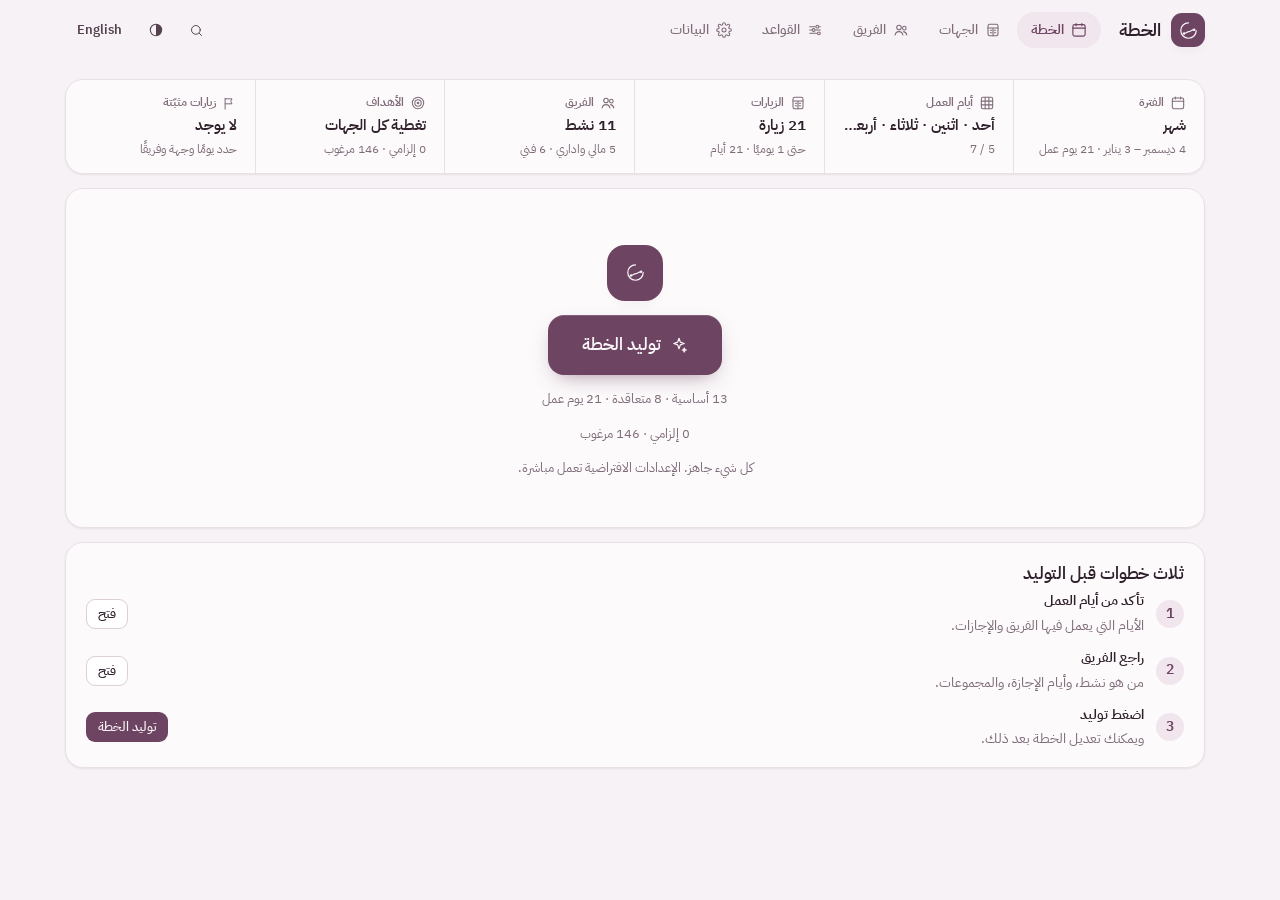
<file: index.html>
<!doctype html>
<html lang="ar" dir="rtl">
<head>
<meta charset="utf-8">
<meta http-equiv="Content-Security-Policy" content="default-src 'self'; script-src 'self'; style-src 'self'; img-src 'self' data: blob:; font-src 'self'; connect-src 'self'; worker-src 'self'; manifest-src 'self'; object-src 'none'; base-uri 'none'; form-action 'none'">
<meta name="viewport" content="width=device-width, initial-scale=1, viewport-fit=cover">
<title>الخطة</title>
<script src="js/boot.js?v=5.3.1"></script>
<link rel="manifest" href="manifest.webmanifest?v=5.3.1">
<meta name="theme-color" content="#6D4461">
<link rel="apple-touch-icon" href="icons/icon-192.png">
<link rel="icon" type="image/svg+xml" href="data:image/svg+xml,%3Csvg%20xmlns='http://www.w3.org/2000/svg'%20viewBox='0%200%2032%2032'%3E%3Crect%20width='32'%20height='32'%20rx='10.4'%20fill='%236D4461'/%3E%3Cg%20transform='translate(7.06%207.06)%20scale(.5588)'%20fill='none'%20stroke='%23FBF6F9'%20stroke-width='2'%20stroke-linecap='round'%3E%3Cpath%20d='M16%203a13%2013%200%201%200%2013%2013'/%3E%3Cpath%20d='M8.5%2021c3.4%200%205-3.2%208.5-3.2S22%2014.6%2025.5%2014.6'/%3E%3Ccircle%20cx='8.5'%20cy='21'%20r='2.1'%20fill='%23FBF6F9'%20stroke='none'/%3E%3Ccircle%20cx='25.5'%20cy='14.6'%20r='2.1'%20fill='%23FBF6F9'%20stroke='none'/%3E%3C/g%3E%3C/svg%3E">
<link rel="stylesheet" href="css/app.css?v=5.3.1">
</head>
<body>
<header class="topbar" id="topbar"></header>
<main class="page stack" id="page"></main>
<div id="printSurface"></div>
<script src="js/core.js?v=5.3.1"></script>
<script src="js/seed.js?v=5.3.1"></script>
<script src="js/store.js?v=5.3.1"></script>
<script src="js/i18n.js?v=5.3.1"></script>
<script src="js/rules-model.js?v=5.3.1"></script>
<script src="js/settings-index.js?v=5.3.1"></script>
<script src="js/people-rules.js?v=5.3.1"></script>
<script src="js/engine.js?v=5.3.1"></script>
<script src="js/goals.js?v=5.3.1"></script>
<script src="js/requests.js?v=5.3.1"></script>
<script src="js/constraints.js?v=5.3.1"></script>
<script src="js/score.js?v=5.3.1"></script>
<script src="js/flow.js?v=5.3.1"></script>
<script src="js/assign.js?v=5.3.1"></script>
<script src="js/layout.js?v=5.3.1"></script>
<script src="js/solver.js?v=5.3.1"></script>
<script src="js/lns.js?v=5.3.1"></script>
<script src="js/explain.js?v=5.3.1"></script><script src="js/scope.js?v=5.3.1"></script>
<script src="js/planner.js?v=5.3.1"></script>
<script src="js/genrun.js?v=5.3.1"></script>
<script src="js/ui.js?v=5.3.1"></script>
<script src="js/diag.js?v=5.3.1"></script>
<script src="js/io.js?v=5.3.1"></script>
<script src="js/importer.js?v=5.3.1"></script>
<script src="js/import-kinds.js?v=5.3.1"></script>
<script src="js/views/plan.js?v=5.3.1"></script>
<script src="js/views/facilities.js?v=5.3.1"></script>
<script src="js/views/team.js?v=5.3.1"></script>
<script src="js/views/team-table.js?v=5.3.1"></script>
<script src="js/views/goals.js?v=5.3.1"></script>
<script src="js/views/goals-manager.js?v=5.3.1"></script>
<script src="js/views/rules.js?v=5.3.1"></script>
<script src="js/views/data.js?v=5.3.1"></script>
<script src="js/palette.js?v=5.3.1"></script>
<script src="js/app.js?v=5.3.1"></script>
</body>
</html>
</file>
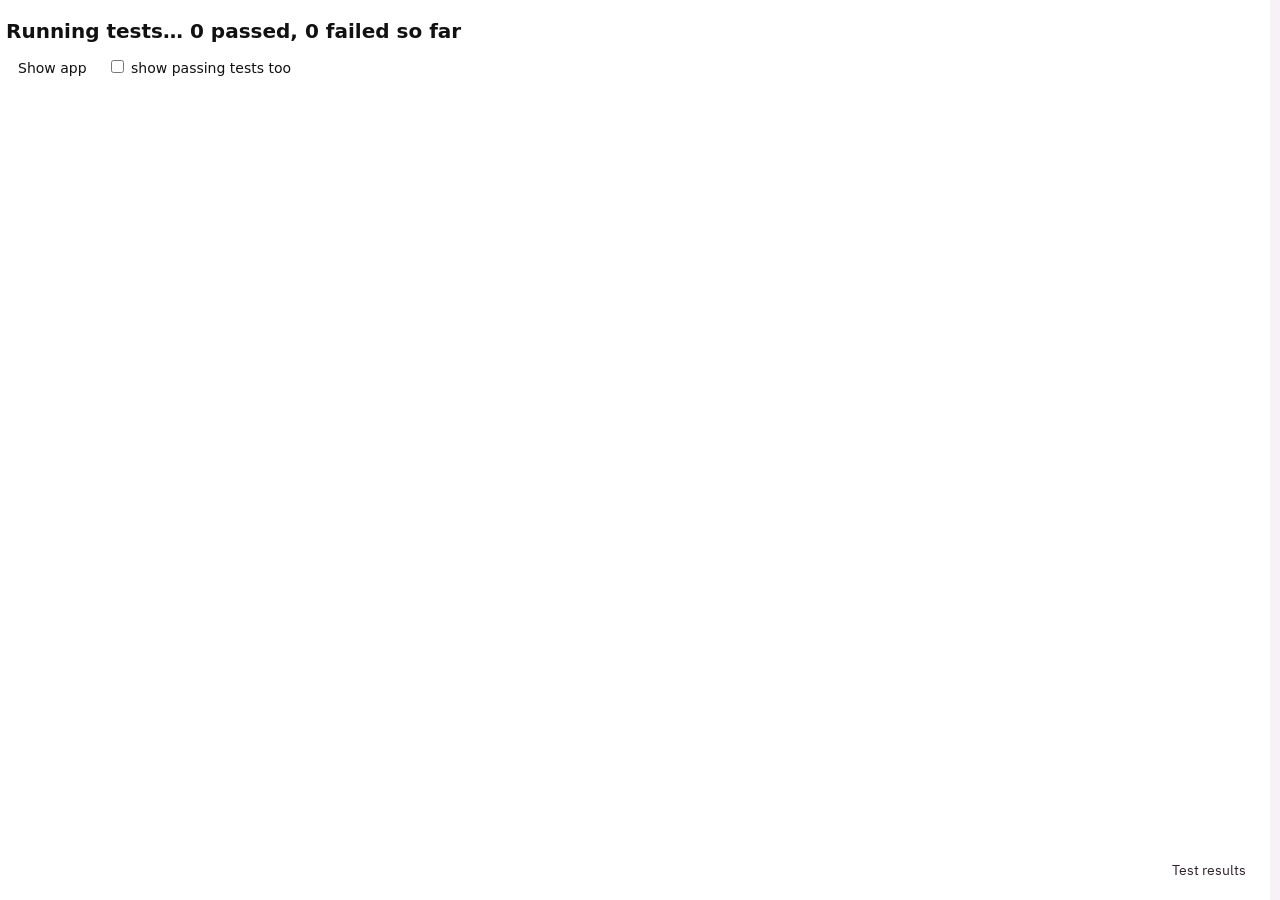
<file: bench.html>
<!doctype html><html lang="ar" dir="rtl"><head><meta charset="utf-8"><meta name="viewport" content="width=device-width, initial-scale=1"><link rel="stylesheet" href="css/app.css"></head><body>
<header class="topbar" id="topbar"></header><main class="page stack" id="page"></main><div id="printSurface"></div>


<script src="js/tests/panel.js"></script><script src="js/tests/env.js"></script><script src="js/tests/env-manifest.js"></script><script src="js/tests/kit.js"></script><script src="js/core.js"></script><script src="js/seed.js"></script><script src="js/store.js"></script><script src="js/i18n.js"></script><script src="js/rules-model.js"></script><script src="js/settings-index.js"></script><script src="js/people-rules.js"></script><script src="js/engine.js"></script><script src="js/goals.js"></script><script src="js/requests.js"></script><script src="js/constraints.js"></script><script src="js/score.js"></script><script src="js/flow.js"></script><script src="js/assign.js"></script><script src="js/layout.js"></script><script src="js/solver.js"></script><script src="js/lns.js"></script><script src="js/explain.js"></script><script src="js/scope.js"></script><script src="js/planner.js"></script><script src="js/genrun.js"></script><script src="js/ui.js"></script><script src="js/io.js"></script><script src="js/importer.js"></script><script src="js/import-kinds.js"></script><script src="js/views/plan.js"></script><script src="js/palette.js"></script><script src="js/views/facilities.js"></script><script src="js/views/team.js"></script><script src="js/views/team-table.js"></script><script src="js/views/goals.js"></script><script src="js/views/goals-manager.js"></script><script src="js/views/rules.js"></script><script src="js/views/data.js"></script><script src="js/app.js"></script>
<script>
window.benchRun = function(){
  const out = [];
  const seed = JSON.stringify(App.data);
  const spans = [['week', 6], ['month', 27], ['quarter', 94]];
  for(const [name, add] of spans){
    App.data = normalizeData(JSON.parse(seed));
    const start = '2026-10-04';
    const end = isoOf(ordOf(start)+add);
    S().period = Object.assign({}, S().period, {goal:'range', preset:'custom', start, end});
    const t0 = performance.now();
    const r = generatePlan({seed:20260101});
    const ms = Math.round(performance.now()-t0);
    const g = r.plan && r.plan.gen && r.plan.gen.search || r.search || {};
    let key = '';
    if(r.plan){ const c = JSON.parse(JSON.stringify(r.plan)); const strip = o=>{ if(Array.isArray(o)) return o.forEach(strip); if(o && typeof o==='object'){ for(const k of Object.keys(o)){ if(['ms','lnsMs','createdAt','generatedAt','at','id','vid'].includes(k)) delete o[k]; else strip(o[k]); } } }; strip(c); key = JSON.stringify(c); }
    let h = 0; for(let i=0; i<key.length; i++) h = (Math.imul(h, 31)+key.charCodeAt(i))|0;
    out.push({name, ms, hash:h, visits:r.plan ? r.plan.visits.length : 0, status:r.status, hard:g.score ? g.score.hard : null, soft:g.score ? g.score.soft : null, iters:g.iters==null ? null : g.iters, polishIters:g.polish ? g.polish.iters : null});
  }
  return out;
};
</script>
</body></html>
</file>
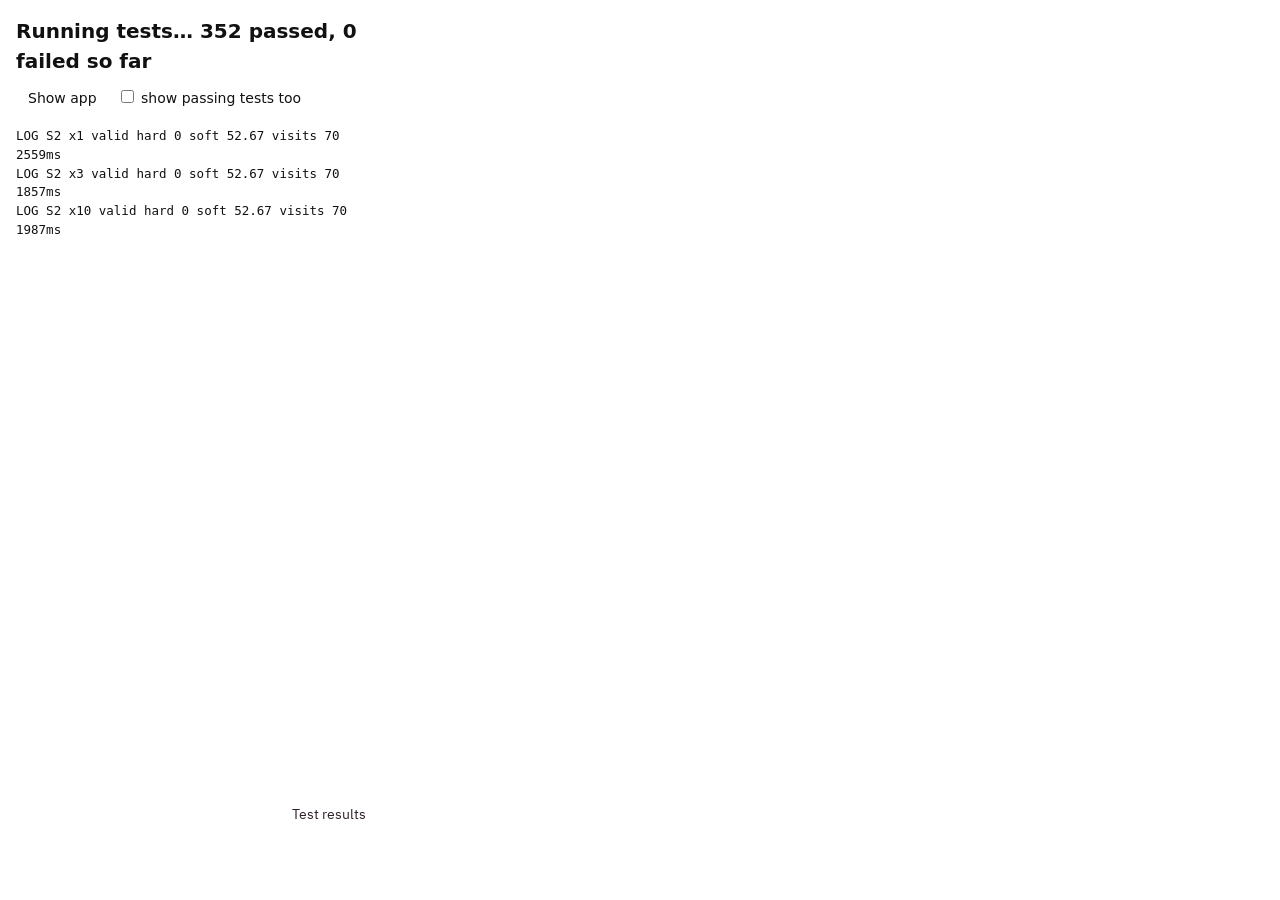
<file: harness.html>
<!doctype html><html><head><meta charset="utf-8"><style>body{margin:0} iframe{border:0}</style></head><body>
<iframe id="f" src="test.html" width="390" height="844"></iframe>
<script>
const f = document.getElementById('f');
f.addEventListener('load', ()=>{
  setTimeout(()=>{
    const d = f.contentDocument, w = f.contentWindow;
    console.log('tab', w.eval('App.ui.tab'), 'scrollX', w.scrollX, 'docScrollW', d.documentElement.scrollWidth, 'clientW', d.documentElement.clientWidth);
    const r = s=>{ const n = d.querySelector(s); if(!n) return s+': none'; const b = n.getBoundingClientRect(); return s+': L'+Math.round(b.left)+' R'+Math.round(b.right)+' W'+Math.round(b.width)+' sw'+n.scrollWidth; };
    ['.page','.layout-side','.side-nav','.layout-side > .stack','#rule-calendar','#rule-volume','#rule-volume .setting','#rule-days','#rule-days .day-table','#rule-gender .rule-card','#rule-pairs .rule-card','#rule-distance .setting'].forEach(s=>console.log(r(s)));
    const wide = [...d.querySelectorAll('.layout-side > .stack *')].filter(n=>{ const b = n.getBoundingClientRect(); return b.width>0 && (b.right>392 || b.left<-2); }).filter(n=>!n.closest('[style*="overflow"]')).slice(0,12).map(n=>n.tagName+'.'+n.className+' L'+Math.round(n.getBoundingClientRect().left)+' R'+Math.round(n.getBoundingClientRect().right));
    console.log('wide', JSON.stringify(wide));
    const cs = w.getComputedStyle(d.querySelector('.layout-side'));
    console.log('grid cols', cs.gridTemplateColumns);
  }, 6000);
});
</script></body></html>
</file>
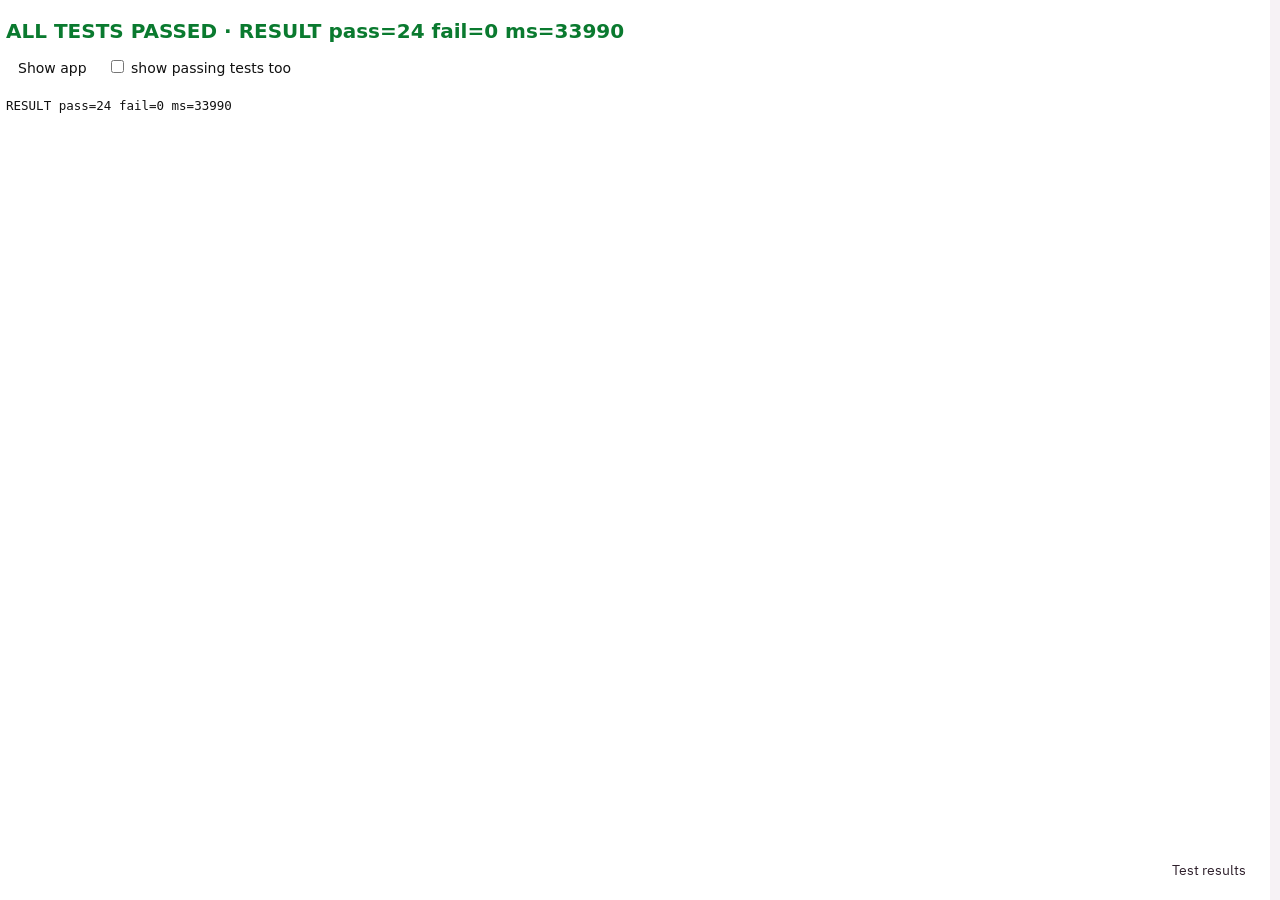
<file: intent-test.html>
<!doctype html><html lang="ar" dir="rtl"><head><meta charset="utf-8"><meta name="viewport" content="width=device-width, initial-scale=1"><link rel="stylesheet" href="css/app.css"></head><body>
<header class="topbar" id="topbar"></header><main class="page stack" id="page"></main><div id="printSurface"></div>
<script src="js/tests/panel.js"></script><script src="js/tests/env.js"></script><script src="js/tests/env-manifest.js"></script><script src="js/tests/kit.js"></script><script src="js/core.js"></script><script src="js/seed.js"></script><script src="js/store.js"></script><script src="js/i18n.js"></script><script src="js/rules-model.js"></script><script src="js/settings-index.js"></script><script src="js/people-rules.js"></script><script src="js/engine.js"></script><script src="js/goals.js"></script><script src="js/requests.js"></script><script src="js/constraints.js"></script><script src="js/score.js"></script><script src="js/flow.js"></script><script src="js/assign.js"></script><script src="js/layout.js"></script><script src="js/solver.js"></script><script src="js/lns.js"></script><script src="js/explain.js"></script><script src="js/scope.js"></script><script src="js/planner.js"></script><script src="js/ui.js"></script><script src="js/io.js"></script><script src="js/importer.js"></script><script src="js/import-kinds.js"></script><script src="js/views/plan.js"></script><script src="js/palette.js"></script><script src="js/views/facilities.js"></script><script src="js/views/team.js"></script><script src="js/views/team-table.js"></script><script src="js/views/goals.js"></script><script src="js/views/goals-manager.js"></script><script src="js/views/rules.js"></script><script src="js/views/data.js"></script><script src="js/app.js"></script>
<script src="js/tests/fixtures.js"></script><script src="js/tests/intent.js"></script><script src="js/tests/golden.js"></script><script src="js/tests/golden-data.js"></script>
<script src="docs/intent-run.js"></script>
</body></html>
</file>
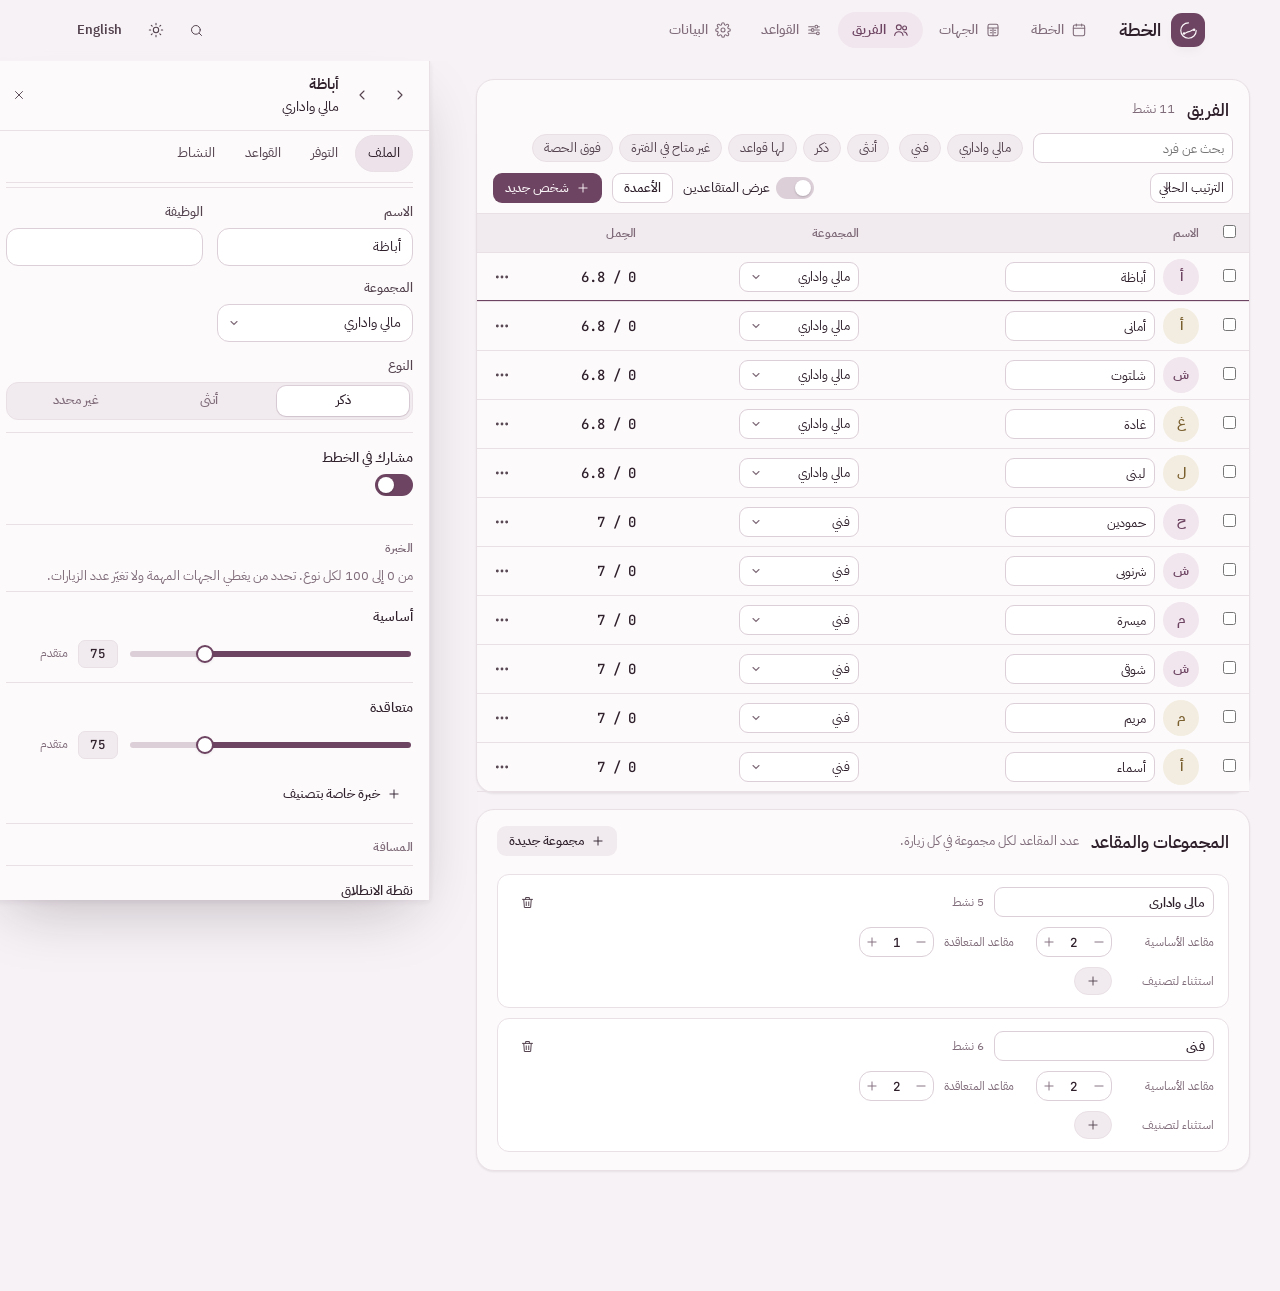
<file: people-preview.html>
<!doctype html>
<html lang="ar" dir="rtl">
<head>
<meta charset="utf-8">
<meta name="viewport" content="width=device-width, initial-scale=1, viewport-fit=cover">
<title>الخطة</title>
<script>
(function(){
  try{
    var l = localStorage.getItem('alkhitta.lang'); if(l!=='en') l = 'ar';
    var th = localStorage.getItem('alkhitta.theme');
    document.documentElement.lang = l;
    document.documentElement.dir = l==='ar' ? 'rtl' : 'ltr';
    if(th==='light' || th==='dark') document.documentElement.setAttribute('data-theme', th);
  }catch(e){}
})();
</script>
<link rel="icon" type="image/svg+xml" href="data:image/svg+xml,%3Csvg%20xmlns='http://www.w3.org/2000/svg'%20viewBox='0%200%2032%2032'%3E%3Crect%20width='32'%20height='32'%20rx='10.4'%20fill='%236D4461'/%3E%3Cg%20transform='translate(7.06%207.06)%20scale(.5588)'%20fill='none'%20stroke='%23FBF6F9'%20stroke-width='2'%20stroke-linecap='round'%3E%3Cpath%20d='M16%203a13%2013%200%201%200%2013%2013'/%3E%3Cpath%20d='M8.5%2021c3.4%200%205-3.2%208.5-3.2S22%2014.6%2025.5%2014.6'/%3E%3Ccircle%20cx='8.5'%20cy='21'%20r='2.1'%20fill='%23FBF6F9'%20stroke='none'/%3E%3Ccircle%20cx='25.5'%20cy='14.6'%20r='2.1'%20fill='%23FBF6F9'%20stroke='none'/%3E%3C/g%3E%3C/svg%3E">
<link rel="stylesheet" href="css/app.css">
</head>
<body>
<header class="topbar" id="topbar"></header>
<main class="page stack" id="page"></main>
<div id="printSurface"></div>
<script src="js/tests/env.js"></script><script src="js/tests/env-manifest.js"></script>
<script src="js/core.js"></script>
<script src="js/seed.js"></script>
<script src="js/store.js"></script>
<script src="js/i18n.js"></script>
<script src="js/rules-model.js"></script><script src="js/settings-index.js"></script>
<script src="js/people-rules.js"></script>
<script src="js/engine.js"></script>
<script src="js/goals.js"></script>
<script src="js/requests.js"></script>
<script src="js/constraints.js"></script>
<script src="js/score.js"></script>
<script src="js/flow.js"></script>
<script src="js/assign.js"></script>
<script src="js/layout.js"></script>
<script src="js/solver.js"></script>
<script src="js/lns.js"></script>
<script src="js/explain.js"></script><script src="js/scope.js"></script>
<script src="js/planner.js"></script>
<script src="js/ui.js"></script>
<script src="js/io.js"></script><script src="js/importer.js"></script><script src="js/import-kinds.js"></script>
<script src="js/views/plan.js"></script><script src="js/palette.js"></script>
<script src="js/views/facilities.js"></script>
<script src="js/views/team.js"></script>
<script src="js/views/team-table.js"></script>
<script src="js/views/goals.js"></script>
<script src="js/views/goals-manager.js"></script>
<script src="js/views/rules.js"></script>
<script src="js/views/data.js"></script>
<script src="js/app.js"></script>
<script src="docs/people-preview.js"></script>
</body>
</html>
</file>
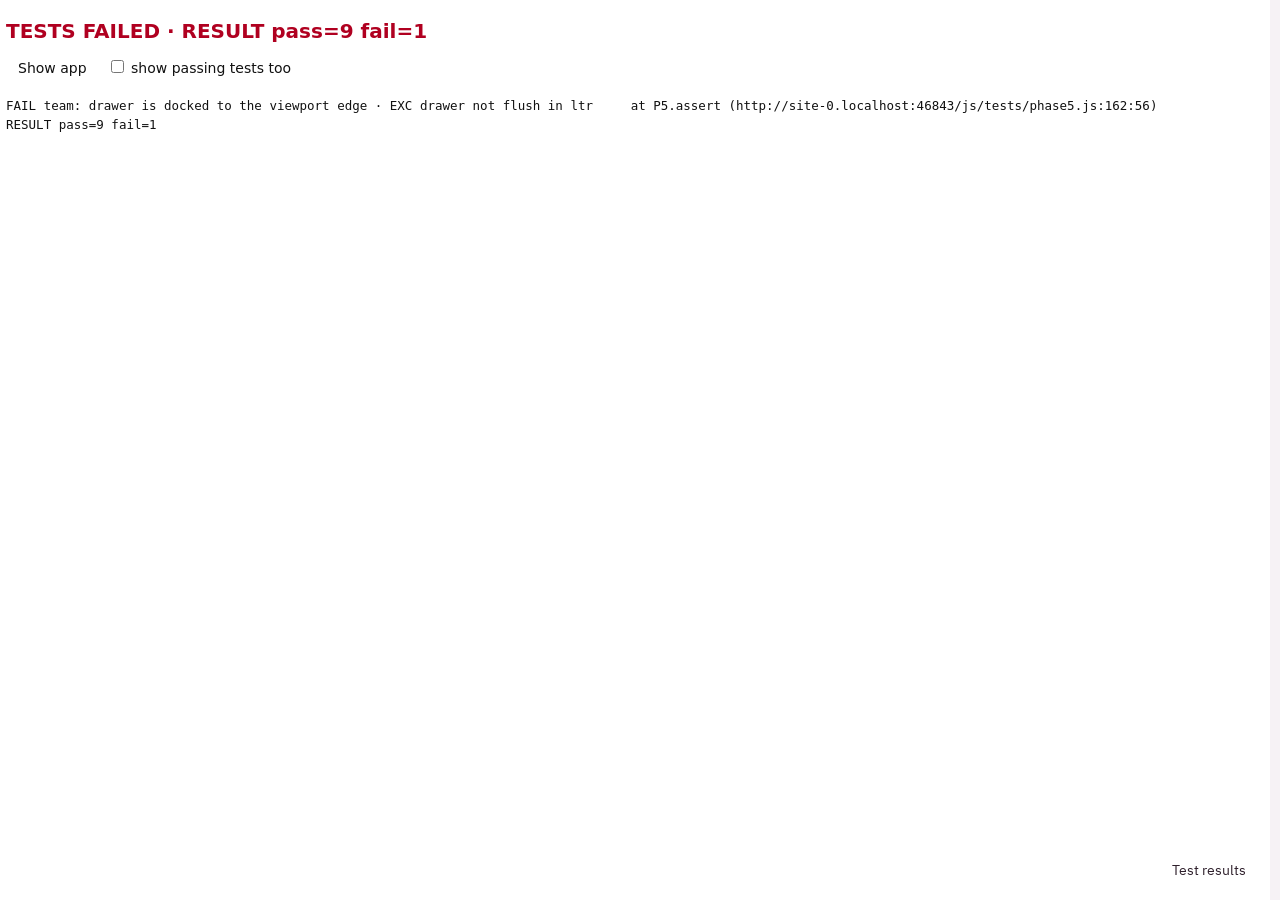
<file: people-test.html>
<!doctype html><html lang="ar" dir="rtl"><head><meta charset="utf-8"><meta name="viewport" content="width=device-width, initial-scale=1"><link rel="stylesheet" href="css/app.css"></head><body>
<header class="topbar" id="topbar"></header><main class="page stack" id="page"></main><div id="printSurface"></div>
<script src="js/tests/panel.js"></script><script src="js/tests/env.js"></script><script src="js/tests/env-manifest.js"></script><script src="js/tests/kit.js"></script><script src="js/core.js"></script><script src="js/seed.js"></script><script src="js/store.js"></script><script src="js/i18n.js"></script><script src="js/rules-model.js"></script><script src="js/settings-index.js"></script><script src="js/people-rules.js"></script><script src="js/engine.js"></script><script src="js/goals.js"></script><script src="js/requests.js"></script><script src="js/constraints.js"></script><script src="js/score.js"></script><script src="js/flow.js"></script><script src="js/assign.js"></script><script src="js/layout.js"></script><script src="js/solver.js"></script><script src="js/lns.js"></script><script src="js/explain.js"></script><script src="js/scope.js"></script><script src="js/planner.js"></script><script src="js/ui.js"></script><script src="js/io.js"></script><script src="js/importer.js"></script><script src="js/import-kinds.js"></script><script src="js/views/plan.js"></script><script src="js/palette.js"></script><script src="js/views/facilities.js"></script><script src="js/views/team.js"></script><script src="js/views/team-table.js"></script><script src="js/views/goals.js"></script><script src="js/views/goals-manager.js"></script><script src="js/views/rules.js"></script><script src="js/views/data.js"></script><script src="js/app.js"></script>
<script src="js/tests/phase5.js"></script>
<script src="docs/people-tests.js"></script>
</body></html>
</file>
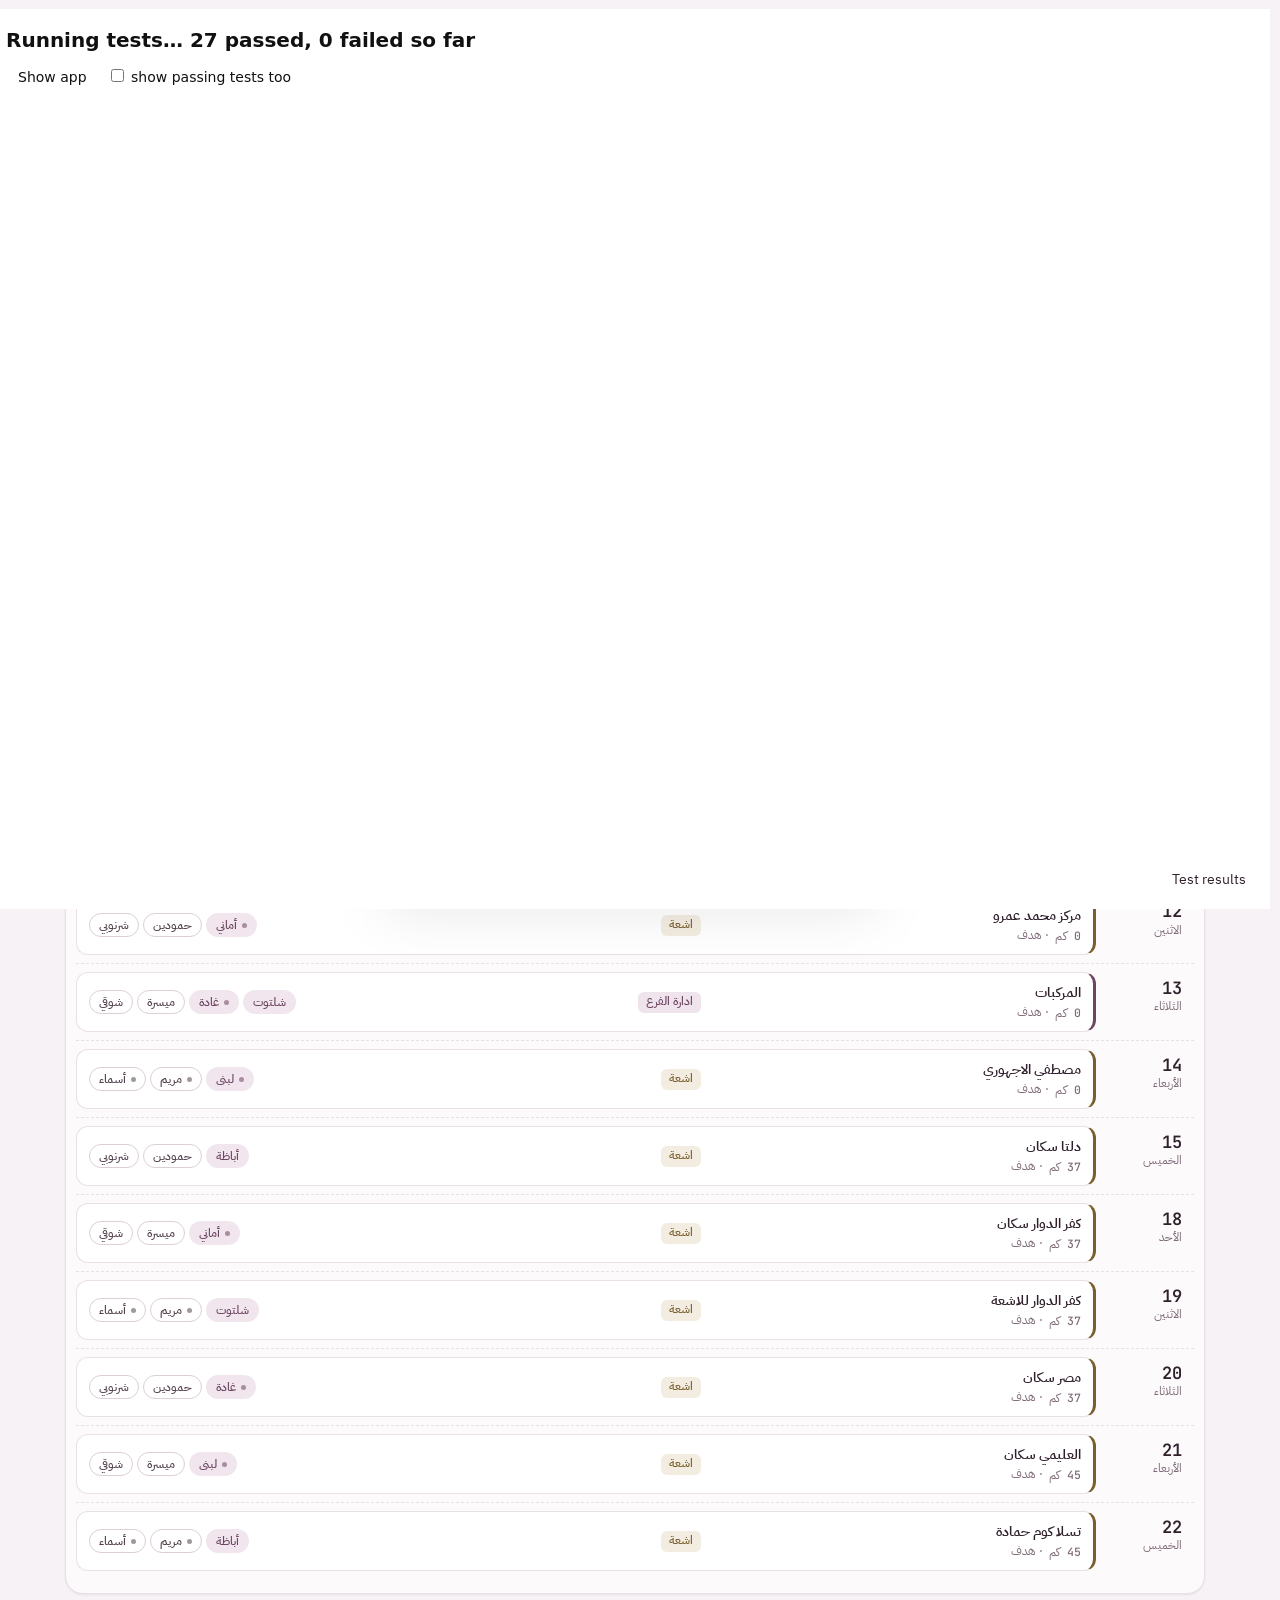
<file: ship-test.html>
<!doctype html><html lang="ar" dir="rtl"><head><meta charset="utf-8"><meta name="viewport" content="width=device-width, initial-scale=1"><link rel="stylesheet" href="css/app.css"></head><body>
<header class="topbar" id="topbar"></header><main class="page stack" id="page"></main><div id="printSurface"></div>

<script src="js/tests/panel.js"></script><script src="js/tests/env.js"></script><script src="js/tests/env-manifest.js"></script><script src="js/tests/kit.js"></script><script src="js/core.js"></script><script src="js/seed.js"></script><script src="js/store.js"></script><script src="js/i18n.js"></script><script src="js/rules-model.js"></script><script src="js/settings-index.js"></script><script src="js/people-rules.js"></script><script src="js/engine.js"></script><script src="js/goals.js"></script><script src="js/requests.js"></script><script src="js/constraints.js"></script><script src="js/score.js"></script><script src="js/flow.js"></script><script src="js/assign.js"></script><script src="js/layout.js"></script><script src="js/solver.js"></script><script src="js/lns.js"></script><script src="js/explain.js"></script><script src="js/scope.js"></script><script src="js/planner.js"></script><script src="js/genrun.js"></script><script src="js/ui.js"></script><script src="js/diag.js"></script><script src="js/io.js"></script><script src="js/importer.js"></script><script src="js/import-kinds.js"></script><script src="js/views/plan.js"></script><script src="js/palette.js"></script><script src="js/views/facilities.js"></script><script src="js/views/team.js"></script><script src="js/views/team-table.js"></script><script src="js/views/goals.js"></script><script src="js/views/goals-manager.js"></script><script src="js/views/rules.js"></script><script src="js/views/data.js"></script><script src="js/app.js"></script>
<script src="js/tests/phase8.js"></script>
<script>
window.addEventListener("load", async ()=>{
  if(!window.__TEST_ISOLATED__){ console.log("RESULT refused"); return; }
  await sleep(300);
  SEED_JSON = JSON.stringify(App.data);
  try{ runRegress(window.SHIP_FILTER || /^ship/); await runShipAsync(window.SHIP_FILTER || /^ship/); }catch(e){ ok("ship suite ran", false, "EXC "+e.message); }
  await sleep(200);
  ok("no uncaught errors", TEST.errors.length===0, TEST.errors.join(" | "));
  console.log("RESULT pass="+TEST.pass+" fail="+TEST.fail);
});
</script>
</body></html>
</file>
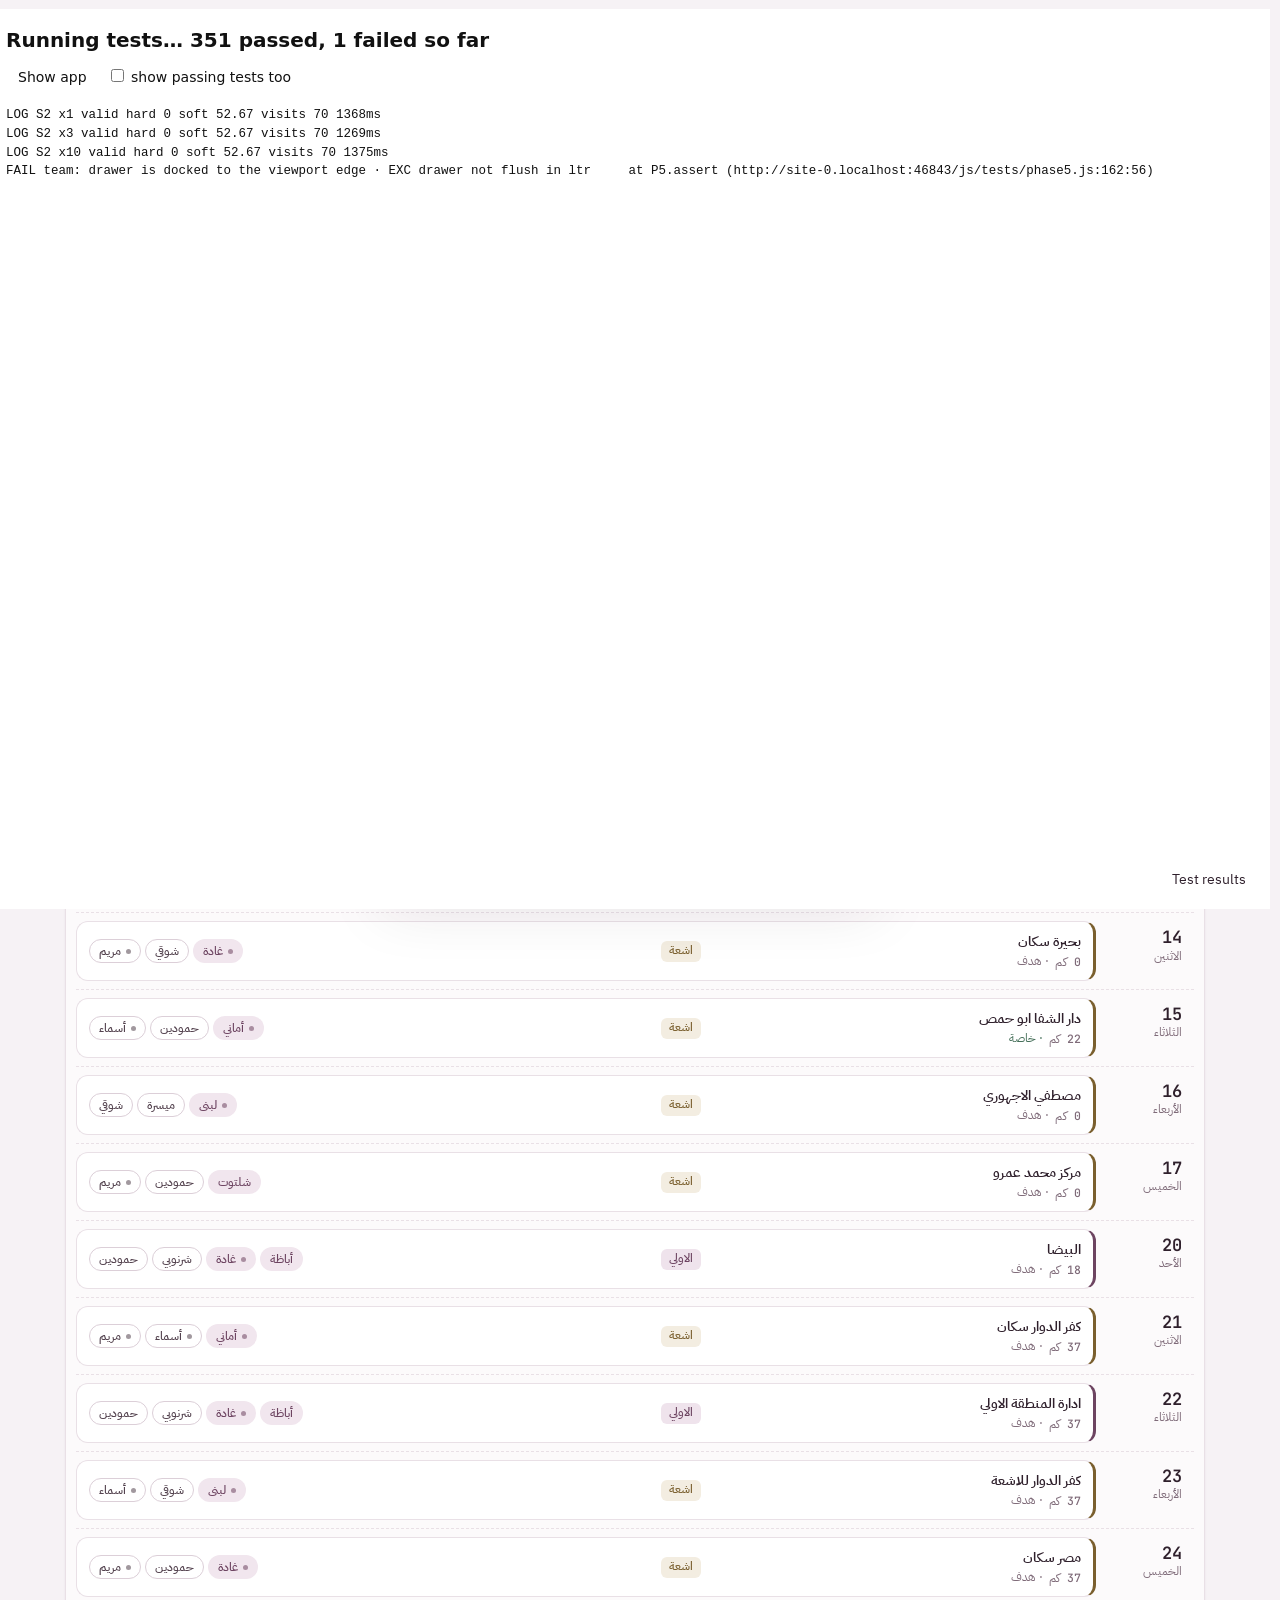
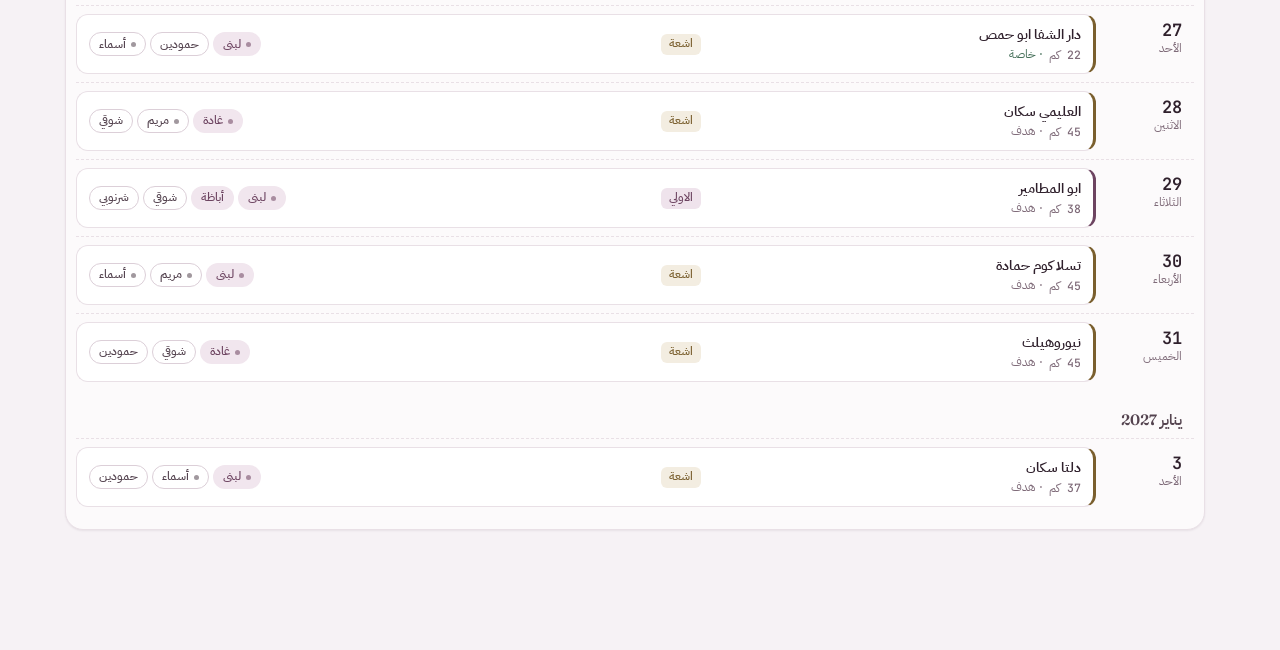
<file: test.html>
<!doctype html><html lang="ar" dir="rtl"><head><meta charset="utf-8"><meta name="viewport" content="width=device-width, initial-scale=1"><link rel="stylesheet" href="css/app.css"></head><body>
<header class="topbar" id="topbar"></header><main class="page stack" id="page"></main><div id="printSurface"></div>
<script src="js/tests/panel.js"></script><script src="js/tests/env.js"></script><script src="js/tests/env-manifest.js"></script><script src="js/tests/kit.js"></script><script src="js/core.js"></script><script src="js/seed.js"></script><script src="js/store.js"></script><script src="js/i18n.js"></script><script src="js/rules-model.js"></script><script src="js/settings-index.js"></script><script src="js/people-rules.js"></script><script src="js/engine.js"></script><script src="js/goals.js"></script><script src="js/requests.js"></script><script src="js/constraints.js"></script><script src="js/score.js"></script><script src="js/flow.js"></script><script src="js/assign.js"></script><script src="js/layout.js"></script><script src="js/solver.js"></script><script src="js/lns.js"></script><script src="js/explain.js"></script><script src="js/scope.js"></script><script src="js/planner.js"></script><script src="js/genrun.js"></script><script src="js/ui.js"></script><script src="js/diag.js"></script><script src="js/io.js"></script><script src="js/importer.js"></script><script src="js/import-kinds.js"></script><script src="js/views/plan.js"></script><script src="js/palette.js"></script><script src="js/views/facilities.js"></script><script src="js/views/team.js"></script><script src="js/views/team-table.js"></script><script src="js/views/goals.js"></script><script src="js/views/goals-manager.js"></script><script src="js/views/rules.js"></script><script src="js/views/data.js"></script><script src="js/app.js"></script>
<script src="js/tests/fixtures.js"></script><script src="js/tests/reference.js"></script><script src="js/tests/regress.js"></script><script src="js/tests/phase1.js"></script><script src="js/tests/phase2.js"></script><script src="js/tests/phase3a.js"></script><script src="js/tests/phase3.js"></script><script src="js/tests/phase4.js"></script><script src="js/tests/phase5.js"></script><script src="js/tests/phase6.js"></script><script src="js/tests/phase7.js"></script><script src="js/tests/phase8.js"></script><script src="js/tests/phase9.js"></script><script src="js/tests/phase10.js"></script><script src="js/tests/intent.js"></script><script src="js/tests/golden.js"></script><script src="js/tests/golden-data.js"></script><script src="js/tests/v6.js"></script><script src="js/tests/solver.js"></script><script src="js/tests/import.js"></script><script src="js/tests/import2.js"></script>
<script src="js/selftest.js"></script>
</body></html>
</file>
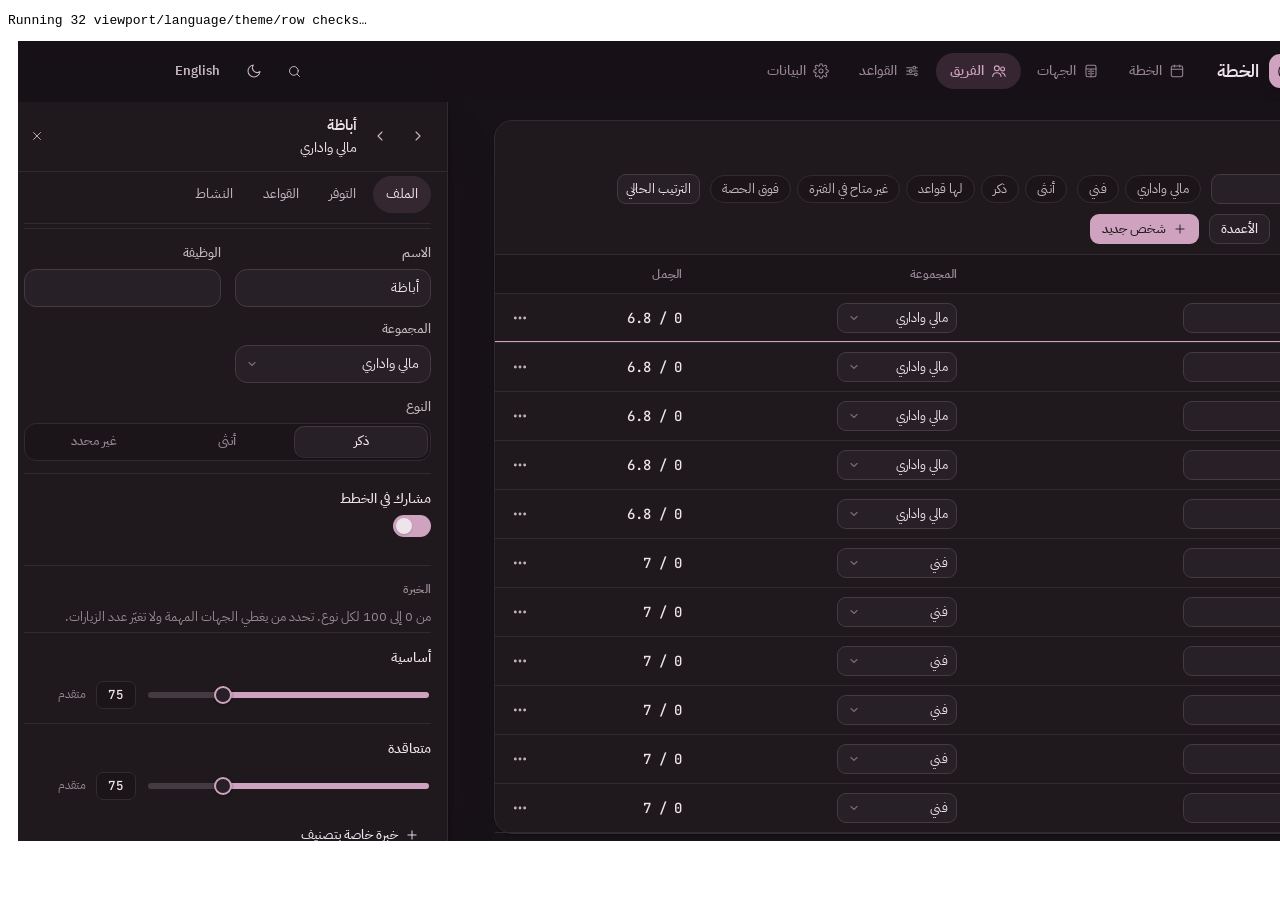
<file: docs/people-matrix.html>
<!doctype html>
<html lang="en"><head><meta charset="utf-8"><title>People UI viewport matrix</title></head><body>
<pre id="report">Running 32 viewport/language/theme/row checks…</pre>
<iframe id="app" title="Actual People page" src="../people-preview.html" style="width:1440px;height:800px;border:0"></iframe>
<script src="people-matrix.js"></script>
</body></html>
</file>
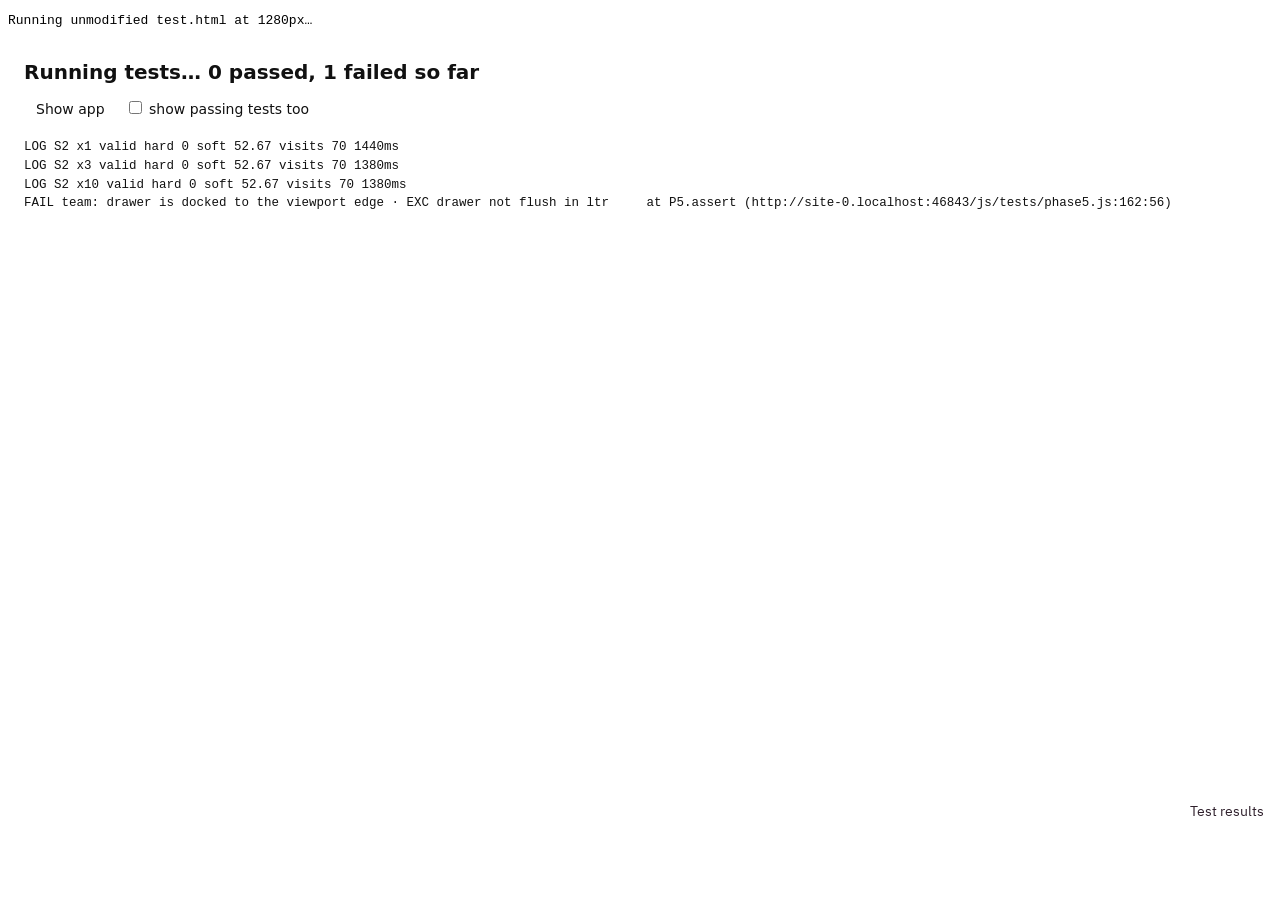
<file: docs/ui-check.html>
<!doctype html>
<html lang="en"><head><meta charset="utf-8"><title>People UI verification</title></head><body>
<pre id="report">Running unmodified test.html at 1280px…</pre>
<iframe id="suite" title="Full app test suite" src="../test.html" style="width:1280px;height:800px;border:0"></iframe>
<script src="ui-check.js"></script>
</body></html>
</file>
<file: css/app.css>
@font-face{font-family:'Fraunces'; font-style:normal; font-weight:500; font-display:swap; src:url(../fonts/fraunces-latin-500.woff2) format('woff2'); unicode-range:U+0000-00FF,U+0131,U+0152-0153,U+02BB-02BC,U+02C6,U+02DA,U+02DC,U+0304,U+0308,U+0329,U+2000-206F,U+20AC,U+2122,U+2191,U+2193,U+2212,U+2215,U+FEFF,U+FFFD}
@font-face{font-family:'Fraunces'; font-style:normal; font-weight:600; font-display:swap; src:url(../fonts/fraunces-latin-600.woff2) format('woff2'); unicode-range:U+0000-00FF,U+0131,U+0152-0153,U+02BB-02BC,U+02C6,U+02DA,U+02DC,U+0304,U+0308,U+0329,U+2000-206F,U+20AC,U+2122,U+2191,U+2193,U+2212,U+2215,U+FEFF,U+FFFD}
@font-face{font-family:'JetBrains Mono'; font-style:normal; font-weight:500; font-display:swap; src:url(../fonts/jetbrains-mono-latin-500.woff2) format('woff2'); unicode-range:U+0000-00FF,U+0131,U+0152-0153,U+02BB-02BC,U+02C6,U+02DA,U+02DC,U+0304,U+0308,U+0329,U+2000-206F,U+20AC,U+2122,U+2191,U+2193,U+2212,U+2215,U+FEFF,U+FFFD}
@font-face{font-family:'JetBrains Mono'; font-style:normal; font-weight:600; font-display:swap; src:url(../fonts/jetbrains-mono-latin-600.woff2) format('woff2'); unicode-range:U+0000-00FF,U+0131,U+0152-0153,U+02BB-02BC,U+02C6,U+02DA,U+02DC,U+0304,U+0308,U+0329,U+2000-206F,U+20AC,U+2122,U+2191,U+2193,U+2212,U+2215,U+FEFF,U+FFFD}
@font-face{font-family:'IBM Plex Sans Arabic'; font-style:normal; font-weight:400; font-display:swap; src:url(../fonts/ibm-plex-sans-arabic-latin-400.woff2) format('woff2'); unicode-range:U+0000-00FF,U+0131,U+0152-0153,U+02BB-02BC,U+02C6,U+02DA,U+02DC,U+0304,U+0308,U+0329,U+2000-206F,U+20AC,U+2122,U+2191,U+2193,U+2212,U+2215,U+FEFF,U+FFFD}
@font-face{font-family:'IBM Plex Sans Arabic'; font-style:normal; font-weight:400; font-display:swap; src:url(../fonts/ibm-plex-sans-arabic-arabic-400.woff2) format('woff2'); unicode-range:U+0600-06FF,U+0750-077F,U+0870-088E,U+0890-0891,U+0897-08E1,U+08E3-08FF,U+200C-200E,U+2010-2011,U+204F,U+2E41,U+FB50-FDFF,U+FE70-FE74,U+FE76-FEFC,U+102E0-102FB,U+10E60-10E7E,U+10EC2-10EC4,U+10EFC-10EFF,U+1EE00-1EE03,U+1EE05-1EE1F,U+1EE21-1EE22,U+1EE24,U+1EE27,U+1EE29-1EE32,U+1EE34-1EE37,U+1EE39,U+1EE3B,U+1EE42,U+1EE47,U+1EE49,U+1EE4B,U+1EE4D-1EE4F,U+1EE51-1EE52,U+1EE54,U+1EE57,U+1EE59,U+1EE5B,U+1EE5D,U+1EE5F,U+1EE61-1EE62,U+1EE64,U+1EE67-1EE6A,U+1EE6C-1EE72,U+1EE74-1EE77,U+1EE79-1EE7C,U+1EE7E,U+1EE80-1EE89,U+1EE8B-1EE9B,U+1EEA1-1EEA3,U+1EEA5-1EEA9,U+1EEAB-1EEBB,U+1EEF0-1EEF1}
@font-face{font-family:'IBM Plex Sans Arabic'; font-style:normal; font-weight:500; font-display:swap; src:url(../fonts/ibm-plex-sans-arabic-latin-500.woff2) format('woff2'); unicode-range:U+0000-00FF,U+0131,U+0152-0153,U+02BB-02BC,U+02C6,U+02DA,U+02DC,U+0304,U+0308,U+0329,U+2000-206F,U+20AC,U+2122,U+2191,U+2193,U+2212,U+2215,U+FEFF,U+FFFD}
@font-face{font-family:'IBM Plex Sans Arabic'; font-style:normal; font-weight:500; font-display:swap; src:url(../fonts/ibm-plex-sans-arabic-arabic-500.woff2) format('woff2'); unicode-range:U+0600-06FF,U+0750-077F,U+0870-088E,U+0890-0891,U+0897-08E1,U+08E3-08FF,U+200C-200E,U+2010-2011,U+204F,U+2E41,U+FB50-FDFF,U+FE70-FE74,U+FE76-FEFC,U+102E0-102FB,U+10E60-10E7E,U+10EC2-10EC4,U+10EFC-10EFF,U+1EE00-1EE03,U+1EE05-1EE1F,U+1EE21-1EE22,U+1EE24,U+1EE27,U+1EE29-1EE32,U+1EE34-1EE37,U+1EE39,U+1EE3B,U+1EE42,U+1EE47,U+1EE49,U+1EE4B,U+1EE4D-1EE4F,U+1EE51-1EE52,U+1EE54,U+1EE57,U+1EE59,U+1EE5B,U+1EE5D,U+1EE5F,U+1EE61-1EE62,U+1EE64,U+1EE67-1EE6A,U+1EE6C-1EE72,U+1EE74-1EE77,U+1EE79-1EE7C,U+1EE7E,U+1EE80-1EE89,U+1EE8B-1EE9B,U+1EEA1-1EEA3,U+1EEA5-1EEA9,U+1EEAB-1EEBB,U+1EEF0-1EEF1}
@font-face{font-family:'IBM Plex Sans Arabic'; font-style:normal; font-weight:600; font-display:swap; src:url(../fonts/ibm-plex-sans-arabic-latin-600.woff2) format('woff2'); unicode-range:U+0000-00FF,U+0131,U+0152-0153,U+02BB-02BC,U+02C6,U+02DA,U+02DC,U+0304,U+0308,U+0329,U+2000-206F,U+20AC,U+2122,U+2191,U+2193,U+2212,U+2215,U+FEFF,U+FFFD}
@font-face{font-family:'IBM Plex Sans Arabic'; font-style:normal; font-weight:600; font-display:swap; src:url(../fonts/ibm-plex-sans-arabic-arabic-600.woff2) format('woff2'); unicode-range:U+0600-06FF,U+0750-077F,U+0870-088E,U+0890-0891,U+0897-08E1,U+08E3-08FF,U+200C-200E,U+2010-2011,U+204F,U+2E41,U+FB50-FDFF,U+FE70-FE74,U+FE76-FEFC,U+102E0-102FB,U+10E60-10E7E,U+10EC2-10EC4,U+10EFC-10EFF,U+1EE00-1EE03,U+1EE05-1EE1F,U+1EE21-1EE22,U+1EE24,U+1EE27,U+1EE29-1EE32,U+1EE34-1EE37,U+1EE39,U+1EE3B,U+1EE42,U+1EE47,U+1EE49,U+1EE4B,U+1EE4D-1EE4F,U+1EE51-1EE52,U+1EE54,U+1EE57,U+1EE59,U+1EE5B,U+1EE5D,U+1EE5F,U+1EE61-1EE62,U+1EE64,U+1EE67-1EE6A,U+1EE6C-1EE72,U+1EE74-1EE77,U+1EE79-1EE7C,U+1EE7E,U+1EE80-1EE89,U+1EE8B-1EE9B,U+1EEA1-1EEA3,U+1EEA5-1EEA9,U+1EEAB-1EEBB,U+1EEF0-1EEF1}
*,*::before,*::after{box-sizing:border-box}
[hidden]{display:none !important}
:root{
  --bg:#F6F2F5; --surface:#FCFAFB; --raised:#FFFFFF; --sunken:#F1EBEF; --hover:#F3ECF1; --selected:#EDE2EA;
  --ink:#2F202C; --ink-2:#54434F; --ink-3:#7F6B79; --ink-4:#A8969F; --line:#E9E0E6; --line-2:#DCCFD8;
  --primary:#6D4461; --primary-2:#5D3953; --primary-3:#4E2F45; --on-primary:#FBF6F9; --primary-soft:#F1E6EE;
  --basic:#6D4461; --basic-soft:#EFE3EC; --contracted:#7A5F2E; --contracted-soft:#F3EDE1;
  --danger:#9A4452; --danger-soft:#F8E9EB; --warn:#8A6420; --warn-soft:#F7EFDF; --ok:#46705A; --ok-soft:#E6F0EA;
  --focus:rgba(154,107,140,.45); --shadow:rgba(70,36,64,.08);
  --r-lg:18px; --r-md:12px; --r-sm:9px; --r-pill:999px;
  --elev-1:0 1px 2px var(--shadow); --elev-2:0 1px 2px var(--shadow), 0 10px 28px -12px var(--shadow); --elev-3:0 2px 6px var(--shadow), 0 24px 60px -20px rgba(40,20,36,.28);
  --ease:cubic-bezier(.2,0,0,1); --t:150ms var(--ease);
  --h:38px; --h-sm:30px; --topbar-h:60px;
  --font:"IBM Plex Sans Arabic","Noto Sans Arabic",system-ui,-apple-system,"Segoe UI",Tahoma,sans-serif;
  --font-display:Fraunces,"IBM Plex Sans Arabic",serif; --font-num:"JetBrains Mono","IBM Plex Sans Arabic",ui-monospace,monospace;
}
:root[data-theme="dark"]{
  --bg:#171217; --surface:#1F191E; --raised:#272026; --sunken:#1B151A; --hover:#2B232A; --selected:#35272F;
  --ink:#EEE5EB; --ink-2:#C6B7C1; --ink-3:#978794; --ink-4:#6E606B; --line:#322A31; --line-2:#443A42;
  --primary:#CFA3C0; --primary-2:#DBB5CD; --primary-3:#C293B3; --on-primary:#241A21; --primary-soft:#352631;
  --basic:#CFA3C0; --basic-soft:#352631; --contracted:#D2B480; --contracted-soft:#322A1E;
  --danger:#E0918E; --danger-soft:#3A2424; --warn:#D9B36A; --warn-soft:#342B1B; --ok:#8FC0A0; --ok-soft:#1E2B23;
  --focus:rgba(207,163,192,.45); --shadow:rgba(0,0,0,.4);
}
@media (prefers-color-scheme: dark){:root:not([data-theme]){
  --bg:#171217; --surface:#1F191E; --raised:#272026; --sunken:#1B151A; --hover:#2B232A; --selected:#35272F;
  --ink:#EEE5EB; --ink-2:#C6B7C1; --ink-3:#978794; --ink-4:#6E606B; --line:#322A31; --line-2:#443A42;
  --primary:#CFA3C0; --primary-2:#DBB5CD; --primary-3:#C293B3; --on-primary:#241A21; --primary-soft:#352631;
  --basic:#CFA3C0; --basic-soft:#352631; --contracted:#D2B480; --contracted-soft:#322A1E;
  --danger:#E0918E; --danger-soft:#3A2424; --warn:#D9B36A; --warn-soft:#342B1B; --ok:#8FC0A0; --ok-soft:#1E2B23;
  --focus:rgba(207,163,192,.45); --shadow:rgba(0,0,0,.4);
}}
html{color-scheme:light dark; scrollbar-width:thin; scrollbar-color:var(--line-2) transparent}
body{margin:0; background:var(--bg); color:var(--ink); font-family:var(--font); font-size:14px; line-height:1.6; font-variant-numeric:tabular-nums; -webkit-font-smoothing:antialiased}
body.locked{overflow:hidden}
html, body{overflow-x:clip; max-width:100%}
h1,h2,h3,h4,p{margin:0}
button,input,select,textarea{font:inherit; color:inherit}
button{cursor:pointer; background:none; border:0; padding:0}
:focus{outline:none}
:focus-visible{outline:2px solid var(--focus); outline-offset:2px; border-radius:6px}
::selection{background:var(--selected)}
@media (prefers-reduced-motion:reduce){*{transition:none !important; animation:none !important}}
.num{font-family:var(--font-num); font-variant-numeric:tabular-nums; letter-spacing:-.01em; unicode-bidi:isolate}
.ltr{direction:ltr; unicode-bidi:isolate; display:inline-block}
.muted{color:var(--ink-3)}
.sr{position:absolute; width:1px; height:1px; overflow:hidden; clip:rect(0,0,0,0)}

.topbar{position:sticky; top:0; z-index:40; background:color-mix(in srgb, var(--bg) 88%, transparent); -webkit-backdrop-filter:blur(14px) saturate(1.2); backdrop-filter:blur(14px) saturate(1.2); border-bottom:1px solid transparent; transition:border-color var(--t)}
.topbar.scrolled{border-bottom-color:var(--line)}
.topbar-inner{max-width:1180px; margin:0 auto; height:var(--topbar-h); padding:0 20px; display:flex; align-items:center; gap:18px}
.brand{display:flex; align-items:center; gap:10px; flex-shrink:0}
.brand-mark{width:34px; height:34px; border-radius:11px; background:var(--primary); color:var(--on-primary); display:grid; place-items:center; box-shadow:0 6px 14px -6px var(--shadow)}
.brand-mark svg{width:19px; height:19px}
.brand-name{font-family:var(--font-display); font-weight:600; font-size:18px; letter-spacing:-.01em}
.tabs{display:flex; gap:2px; flex:1; overflow-x:auto; scrollbar-width:none}
.tabs::-webkit-scrollbar{display:none}
.tab{display:flex; align-items:center; gap:7px; height:36px; padding:0 14px; border-radius:var(--r-pill); color:var(--ink-3); font-weight:500; font-size:13.5px; white-space:nowrap; transition:background var(--t), color var(--t)}
.tab:hover{color:var(--ink); background:var(--hover)}
.tab[aria-selected="true"]{color:var(--primary); background:var(--primary-soft); font-weight:600}
.tab svg{flex-shrink:0}
.tab .badge{min-width:18px; height:18px; padding:0 5px; border-radius:9px; background:var(--danger); color:#fff; font-size:10.5px; display:inline-grid; place-items:center; font-family:var(--font-num)}
.top-actions{display:flex; gap:4px; flex-shrink:0}
.icon-btn{width:36px; height:36px; border-radius:var(--r-pill); display:inline-grid; place-items:center; color:var(--ink-2); transition:background var(--t), color var(--t)}
.icon-btn:hover{background:var(--hover); color:var(--ink)}
.icon-btn.sm{width:30px; height:30px}
.lang-btn{font-size:12.5px; font-weight:600; padding:0 12px; width:auto}
.lang-short{display:none}

.page{max-width:1180px; margin:0 auto; padding:18px 20px 120px}
.page-narrow{max-width:880px}
.stack{display:flex; flex-direction:column; gap:14px}
.row{display:flex; align-items:center; gap:10px}
.row.wrap{flex-wrap:wrap}
.spacer{flex:1}
.card{background:var(--surface); border:1px solid var(--line); border-radius:var(--r-lg); box-shadow:var(--elev-1)}
.card-pad{padding:18px 20px}
.card-head{display:flex; align-items:center; gap:12px; padding:16px 20px 0}
.card-head h2{font-family:var(--font-display); font-size:17px; font-weight:600; letter-spacing:-.005em}
.card-head .sub{color:var(--ink-3); font-size:13px}
.section-title{font-size:12px; font-weight:600; color:var(--ink-3); letter-spacing:.02em; margin-bottom:8px}
:root[lang="en"] .section-title{text-transform:uppercase; letter-spacing:.1em; font-size:10.5px; font-family:var(--font-num)}

.btn{display:inline-flex; align-items:center; justify-content:center; gap:7px; height:var(--h); padding:0 15px; border-radius:var(--r-md); background:var(--sunken); color:var(--ink); font-weight:500; font-size:13.5px; white-space:nowrap; border:1px solid transparent; transition:background var(--t), color var(--t), border-color var(--t), transform var(--t)}
.btn:hover{background:var(--hover); border-color:var(--line)}
.btn:active{transform:translateY(1px)}
.btn:disabled{opacity:.45; cursor:not-allowed; transform:none}
.btn.sm{height:var(--h-sm); padding:0 11px; font-size:12.5px; border-radius:var(--r-sm)}
.btn.primary{background:var(--primary); color:var(--on-primary)}
.btn.primary:hover{background:var(--primary-2)}
.btn.ghost{background:transparent}
.btn.ghost:hover{background:var(--hover); border-color:transparent}
.btn.outline{background:var(--raised); border-color:var(--line-2)}
.btn.outline:hover{border-color:var(--ink-4)}
.btn.danger{background:var(--danger-soft); color:var(--danger)}
.btn.danger:hover{background:var(--danger); color:#fff}
.btn.block{width:100%}
.link{color:var(--primary); font-weight:500; text-decoration:underline; text-underline-offset:3px; text-decoration-thickness:1px}

.seg{display:inline-flex; padding:3px; gap:2px; border-radius:var(--r-md); background:var(--sunken); border:1px solid var(--line); max-width:100%; flex-wrap:wrap}
.seg button{height:calc(var(--h) - 8px); padding:0 12px; border-radius:calc(var(--r-md) - 3px); color:var(--ink-3); font-size:13px; font-weight:500; white-space:nowrap; transition:background var(--t), color var(--t), box-shadow var(--t)}
.seg button:hover{color:var(--ink)}
.seg button[aria-pressed="true"]{background:var(--raised); color:var(--ink); box-shadow:0 1px 2px var(--shadow), 0 0 0 1px var(--line-2)}
.seg.sm button{height:24px; padding:0 9px; font-size:12px}
.seg.block{display:flex}
.seg.block button{flex:1}

.switch{position:relative; width:38px; height:22px; border-radius:var(--r-pill); background:var(--line-2); flex-shrink:0; transition:background var(--t)}
.switch::after{content:""; position:absolute; top:3px; inset-inline-start:3px; width:16px; height:16px; border-radius:50%; background:#fff; box-shadow:0 1px 2px rgba(0,0,0,.2); transition:inset-inline-start var(--t)}
.switch[aria-checked="true"]{background:var(--primary)}
.switch[aria-checked="true"]::after{inset-inline-start:19px}
:root[data-theme="dark"] .switch::after{background:var(--ink)}

.input, .select{height:var(--h); padding:0 11px; border-radius:var(--r-md); border:1px solid var(--line-2); background:var(--raised); font-size:13.5px; min-width:0; transition:border-color var(--t), box-shadow var(--t)}
.input:hover, .select:hover{border-color:var(--ink-4)}
.input:focus, .select:focus{border-color:var(--primary); box-shadow:0 0 0 3px var(--focus); outline:none}
.input.sm, .select.sm{height:var(--h-sm); font-size:12.5px; border-radius:var(--r-sm); padding:0 8px}
.select{appearance:none; -webkit-appearance:none; padding-inline-end:30px; background-image:url("data:image/svg+xml,%3Csvg xmlns='http://www.w3.org/2000/svg' width='12' height='12' viewBox='0 0 24 24' fill='none' stroke='%237F6B79' stroke-width='2.2' stroke-linecap='round'%3E%3Cpath d='M6 9l6 6 6-6'/%3E%3C/svg%3E"); background-repeat:no-repeat; background-position:left 10px center; cursor:pointer}
[dir="ltr"] .select{background-position:right 10px center}
button.select{display:inline-flex; align-items:center; text-align:start; white-space:nowrap; max-width:100%; color:var(--ink)}
button.select .select-lbl{overflow:hidden; text-overflow:ellipsis; min-width:0}
button.select.open{border-color:var(--primary); box-shadow:0 0 0 3px var(--focus)}
.toolbar .select{max-width:220px}
.field > .select{width:100%}
.gp-grid{display:grid; grid-template-columns:repeat(2,minmax(0,1fr)); gap:8px}
textarea.input{height:auto; padding:9px 11px; resize:vertical; line-height:1.5}
.input-group{display:inline-flex; align-items:center; height:var(--h); border:1px solid var(--line-2); border-radius:var(--r-md); background:var(--raised); overflow:hidden}
.input-group:focus-within{border-color:var(--primary); box-shadow:0 0 0 3px var(--focus)}
.input-group input{border:0; background:transparent; height:100%; min-width:0; width:9ch; min-inline-size:3.2ch; text-align:center; font-family:var(--font-num); font-size:13.5px; outline:none}
.input-group .unit{padding-inline:0 10px; color:var(--ink-3); font-size:12.5px}
.input-group button{flex:none; width:30px; height:100%; color:var(--ink-3); display:grid; place-items:center}
.input-group button:hover{background:var(--hover); color:var(--ink)}
.input-group button:disabled{opacity:.35}
.input-group.sm{height:var(--h-sm)}
.input-group.is-inherited input{color:var(--ink-3)}
.input-group.sm input{width:52px; font-size:12.5px}
@supports (field-sizing:content){
  .input-group input, .input-group.sm input{width:auto; field-sizing:content}
}
.seg.block{flex-wrap:nowrap}
.pt-panel .seg, .pop .seg{flex-wrap:nowrap; max-width:100%; overflow-x:auto}
.pt-panel .seg button, .pop .seg button{flex-shrink:0}
.input-group.sm button{width:24px}

.slider{display:flex; align-items:center; gap:10px; min-width:200px}
.slider input[type=range]{flex:1; -webkit-appearance:none; appearance:none; height:22px; background:transparent; cursor:pointer}
.slider input[type=range]::-webkit-slider-runnable-track{height:6px; border-radius:3px; background:var(--line-2)}
.slider input[type=range]::-moz-range-track{height:6px; border-radius:3px; background:var(--line-2)}
.slider input[type=range]::-moz-range-progress{height:6px; border-radius:3px; background:var(--primary)}
.slider input[type=range]::-webkit-slider-thumb{-webkit-appearance:none; width:18px; height:18px; margin-top:-6px; border-radius:50%; background:var(--raised); border:2px solid var(--primary); box-shadow:0 1px 3px var(--shadow)}
.slider input[type=range]::-moz-range-thumb{width:14px; height:14px; border-radius:50%; background:var(--raised); border:2px solid var(--primary)}
[dir="ltr"] .slider input[type=range]::-webkit-slider-runnable-track{background:linear-gradient(to right, var(--primary) var(--p,50%), var(--line-2) var(--p,50%))}
[dir="rtl"] .slider input[type=range]::-webkit-slider-runnable-track{background:linear-gradient(to left, var(--primary) var(--p,50%), var(--line-2) var(--p,50%))}
.slider .val{min-width:40px; text-align:center; font-family:var(--font-num); font-size:12.5px; padding:3px 6px; border-radius:7px; background:var(--sunken); border:1px solid var(--line)}
.slider .tier{min-width:62px; font-size:12px; color:var(--ink-3)}

.chip{display:inline-flex; align-items:center; gap:6px; height:28px; padding:0 11px; border-radius:var(--r-pill); background:var(--sunken); border:1px solid var(--line); font-size:12.5px; color:var(--ink-2); white-space:nowrap; transition:background var(--t), color var(--t), border-color var(--t)}
.chip:hover{border-color:var(--line-2); color:var(--ink)}
.chip[aria-pressed="true"], .chip.on{background:var(--primary); border-color:var(--primary); color:var(--on-primary)}
.chip .x{display:inline-grid; place-items:center; width:16px; height:16px; margin-inline-end:-5px; border-radius:50%; opacity:.7}
.chip .x:hover{opacity:1; background:rgba(0,0,0,.08)}
.chips{display:flex; flex-wrap:wrap; gap:6px}
.dayset{display:inline-flex; gap:4px}
.dayset button{width:34px; height:34px; border-radius:50%; border:1px solid var(--line-2); background:var(--raised); font-size:12.5px; font-weight:500; color:var(--ink-2); transition:all var(--t)}
.dayset button:hover{border-color:var(--ink-4)}
.dayset button[aria-pressed="true"]{background:var(--primary); border-color:var(--primary); color:var(--on-primary)}
.dayset.sm button{width:28px; height:28px; font-size:11.5px}

.tag{display:inline-flex; align-items:center; gap:4px; height:21px; padding:0 8px; border-radius:6px; font-size:11.5px; font-weight:500; white-space:nowrap; background:var(--sunken); color:var(--ink-2)}
.tag.basic{background:var(--basic-soft); color:var(--basic)}
.tag.contracted{background:var(--contracted-soft); color:var(--contracted)}
.tag.excluded{background:var(--sunken); color:var(--ink-3)}
.tag.danger{background:var(--danger-soft); color:var(--danger)}
.tag.warn{background:var(--warn-soft); color:var(--warn)}
.tag.ok{background:var(--ok-soft); color:var(--ok)}
.tag.near{background:var(--ok-soft); color:var(--ok)}
.tag.far{background:var(--warn-soft); color:var(--warn)}
.tag.mid{background:var(--sunken); color:var(--ink-3)}
.dot{width:7px; height:7px; border-radius:50%; display:inline-block; flex-shrink:0}
.dot.basic{background:var(--basic)} .dot.contracted{background:var(--contracted)} .dot.danger{background:var(--danger)} .dot.warn{background:var(--warn)} .dot.ok{background:var(--ok)} .dot.info{background:var(--ink-4)}

.field{display:flex; flex-direction:column; gap:6px; min-width:0}
.field > label, .field-label{font-size:12.5px; font-weight:500; color:var(--ink-2)}
.hint{font-size:12.5px; color:var(--ink-3); line-height:1.5}
.grid-2{display:grid; grid-template-columns:repeat(2,minmax(0,1fr)); gap:14px}
.grid-3{display:grid; grid-template-columns:repeat(3,minmax(0,1fr)); gap:14px}

.setting{display:grid; grid-template-columns:minmax(0,1fr) auto; gap:6px 24px; align-items:center; padding:14px 0; border-top:1px solid var(--line)}
.setting:first-child{border-top:0}
.setting .lbl{display:flex; flex-direction:column; gap:2px; min-width:0}
.setting .lbl b{font-weight:500; font-size:13.5px}
.setting .lbl span{font-size:12.5px; color:var(--ink-3)}
.setting .ctl{display:flex; align-items:center; gap:8px; justify-content:flex-end; flex-wrap:wrap}
.setting .full{grid-column:1 / -1}
.setting.disabled .full, .setting.disabled .ctl > :not(.switch){opacity:.45; pointer-events:none}

.setup{display:grid; grid-template-columns:repeat(6, minmax(0,1fr)) auto; gap:0; background:var(--surface); border:1px solid var(--line); border-radius:var(--r-lg); box-shadow:var(--elev-1); overflow:hidden}
.setup-tile{display:flex; flex-direction:column; align-items:flex-start; gap:2px; padding:14px 18px; text-align:start; border-inline-start:1px solid var(--line); min-width:0; transition:background var(--t)}
.setup-tile:first-child{border-inline-start:0}
.setup-tile:hover{background:var(--hover)}
.setup-tile.open{background:var(--selected)}
.setup-tile .k{font-size:11.5px; font-weight:600; color:var(--ink-3); display:flex; align-items:center; gap:6px}
:root[lang="en"] .setup-tile .k{text-transform:uppercase; letter-spacing:.08em; font-size:10px; font-family:var(--font-num)}
.setup-tile .v{font-size:14.5px; font-weight:600; max-width:100%; overflow:hidden; text-overflow:ellipsis; white-space:nowrap}
.setup-tile .s{font-size:12px; color:var(--ink-3); max-width:100%; overflow:hidden; text-overflow:ellipsis; white-space:nowrap}
.setup-tile .s.warn{color:var(--warn)}
.setup-go{display:flex; align-items:center; padding:12px; border-inline-start:1px solid var(--line)}
.gen-btn{height:52px; padding:0 22px; border-radius:14px; background:var(--primary); color:var(--on-primary); font-weight:600; font-size:15px; display:inline-flex; align-items:center; gap:9px; box-shadow:inset 0 1px 0 rgba(255,255,255,.14), 0 8px 22px -10px color-mix(in srgb, var(--primary) 70%, transparent); transition:background var(--t), transform var(--t), box-shadow var(--t)}
.gen-btn:hover{background:var(--primary-2); box-shadow:inset 0 1px 0 rgba(255,255,255,.14), 0 12px 28px -10px color-mix(in srgb, var(--primary) 80%, transparent)}
.gen-btn:active{transform:translateY(1px)}
.gen-btn:disabled{opacity:.5; cursor:not-allowed}
.gen-btn.busy svg{animation:spin 1s linear infinite}
@keyframes spin{to{transform:rotate(360deg)}}

.hero{padding:56px 24px 48px; text-align:center; display:flex; flex-direction:column; align-items:center; gap:14px}
.hero .gen-btn{height:60px; padding:0 34px; font-size:16.5px; border-radius:16px}
.hero p{color:var(--ink-3); font-size:13px}

.banner{display:flex; align-items:center; gap:10px; padding:10px 14px; border-radius:var(--r-md); font-size:13px; font-weight:500}
.banner.warn{background:var(--warn-soft); color:var(--warn)}
.banner.danger{background:var(--danger-soft); color:var(--danger)}
.banner.info{background:var(--primary-soft); color:var(--primary)}
.banner .btn{margin-inline-start:auto}

.plan-toolbar{display:flex; align-items:center; gap:10px; flex-wrap:wrap}
.plan-toolbar h2{font-family:var(--font-display); font-weight:600; font-size:19px}
.plan-toolbar .range{color:var(--ink-3); font-size:13px}

.list-wrap{padding:6px 10px 14px}
.list-head{position:sticky; top:var(--topbar-h); z-index:3; display:grid; grid-template-columns:86px minmax(0,1.3fr) 118px minmax(0,1.7fr); gap:12px; padding:10px 12px 8px; font-size:11.5px; font-weight:600; color:var(--ink-3); background:var(--surface); border-bottom:1px solid var(--line)}
.month-h{padding:18px 12px 6px; font-family:var(--font-display); font-weight:600; font-size:15px; color:var(--ink-2)}
.day-block{display:grid; grid-template-columns:86px minmax(0,1fr); gap:12px; padding:4px 0; border-top:1px dashed var(--line)}
.day-block:first-of-type{border-top:0}
.day-label{padding:10px 12px; display:flex; flex-direction:column; line-height:1.25}
.day-label .d{font-family:var(--font-num); font-size:17px; font-weight:600}
.day-label .w{font-size:12px; color:var(--ink-3)}
.day-visits{display:flex; flex-direction:column; gap:4px; padding-block:4px; min-width:0}
.visit{display:grid; grid-template-columns:minmax(0,1.3fr) 118px minmax(0,1.7fr); gap:12px; align-items:center; padding:9px 12px; border-radius:var(--r-md); background:var(--raised); border:1px solid var(--line); border-inline-start:3px solid var(--basic); text-align:start; width:100%; transition:border-color var(--t), box-shadow var(--t), transform var(--t), opacity var(--t)}
.visit:hover{box-shadow:var(--elev-2); transform:translateY(-1px)}
.visit.contracted{border-inline-start-color:var(--contracted)}
.visit.has-issue{background:linear-gradient(90deg, var(--danger-soft), var(--raised) 40%)}
[dir="rtl"] .visit.has-issue{background:linear-gradient(270deg, var(--danger-soft), var(--raised) 40%)}
.visit.dim{opacity:.32}
.visit.flash{box-shadow:0 0 0 3px var(--focus)}
.visit .fac{display:flex; flex-direction:column; min-width:0}
.visit .fac b{font-weight:600; font-size:13.5px; overflow:hidden; text-overflow:ellipsis; white-space:nowrap}
.visit .fac span{font-size:11.5px; color:var(--ink-3); display:flex; gap:6px; align-items:center}
.visit .cat{justify-self:start; max-width:100%; overflow:hidden; text-overflow:ellipsis}
.team{display:flex; flex-wrap:wrap; gap:4px; justify-content:flex-end}
.person{display:inline-flex; align-items:center; gap:5px; height:24px; padding:0 9px; border-radius:var(--r-pill); font-size:12px; font-weight:500; background:var(--sunken); color:var(--ink-2); border:1px solid transparent; cursor:pointer; transition:all var(--t)}
.person:hover{border-color:var(--line-2)}
.person.p0{background:var(--primary-soft); color:var(--primary)}
.person.p1{background:var(--raised); border-color:var(--line-2); color:var(--ink-2)}
.person.p2{background:var(--contracted-soft); color:var(--contracted)}
.person.p3{background:var(--ok-soft); color:var(--ok)}
.person.hl{box-shadow:0 0 0 2px var(--primary); color:var(--primary)}
.person.open{background:var(--danger-soft); color:var(--danger); border-style:dashed; border-color:var(--danger)}
.g-f::before{content:""; width:5px; height:5px; border-radius:50%; background:currentColor; opacity:.55}

.cal{padding:4px 12px 16px}
.cal-nav{display:flex; align-items:center; gap:8px; padding:12px 8px}
.cal-nav h3{font-family:var(--font-display); font-weight:600; font-size:16px; min-width:150px; text-align:center}
.cal-grid{display:grid; grid-template-columns:repeat(7, minmax(0,1fr)); border:1px solid var(--line); border-radius:var(--r-md); overflow:hidden; background:var(--line); gap:1px}
.cal-wd{background:var(--sunken); padding:7px 8px; font-size:11.5px; font-weight:600; color:var(--ink-3); text-align:center}
.cal-cell{background:var(--raised); min-height:112px; padding:6px; display:flex; flex-direction:column; gap:4px; min-width:0}
.cal-cell.out{background:var(--sunken); opacity:.55}
.cal-cell.off{background:repeating-linear-gradient(135deg, var(--sunken), var(--sunken) 6px, var(--raised) 6px, var(--raised) 12px)}
.cal-cell.today .cal-d{background:var(--primary); color:var(--on-primary)}
.cal-cell.drop{box-shadow:inset 0 0 0 2px var(--primary)}
.cal-d{align-self:flex-start; font-family:var(--font-num); font-size:12px; font-weight:600; min-width:22px; height:22px; padding:0 5px; border-radius:11px; display:grid; place-items:center; color:var(--ink-2)}
.cal-ev{display:flex; flex-direction:column; gap:1px; padding:5px 7px; border-radius:7px; background:var(--basic-soft); color:var(--ink); border-inline-start:3px solid var(--basic); font-size:11.5px; text-align:start; cursor:pointer; min-width:0; transition:transform var(--t), box-shadow var(--t)}
.cal-ev:hover{box-shadow:var(--elev-2)}
.cal-ev.contracted{background:var(--contracted-soft); border-inline-start-color:var(--contracted)}
.cal-ev.has-issue{outline:1.5px dashed var(--danger); outline-offset:-1.5px}
.cal-ev.dim{opacity:.3}
.cal-ev b{font-weight:600; overflow:hidden; text-overflow:ellipsis; white-space:nowrap}
.cal-ev span{color:var(--ink-3); overflow:hidden; text-overflow:ellipsis; white-space:nowrap; font-size:10.5px}
.cal-ev[draggable="true"]{cursor:grab}

.matrix-wrap{overflow:auto; max-height:calc(100vh - 230px); border-radius:0 0 var(--r-lg) var(--r-lg)}
.matrix{border-collapse:separate; border-spacing:0; font-size:12px; min-width:100%}
.matrix th, .matrix td{border-bottom:1px solid var(--line); border-inline-start:1px solid var(--line); padding:0; text-align:center; white-space:nowrap}
.matrix thead th{position:sticky; top:0; z-index:2; background:var(--sunken); font-weight:600; color:var(--ink-3); padding:6px 4px; min-width:40px}
.matrix thead th .d{display:block; font-family:var(--font-num); font-size:13px; color:var(--ink)}
.matrix thead th .w{display:block; font-size:10.5px}
.matrix thead th.wk-start, .matrix td.wk-start{border-inline-start:2px solid var(--line-2)}
.matrix .name{position:sticky; inset-inline-start:0; z-index:1; background:var(--surface); text-align:start; padding:6px 12px; font-weight:500; min-width:128px; border-inline-start:0}
.matrix thead .name{z-index:3; background:var(--sunken)}
.matrix .pool-row th{position:sticky; inset-inline-start:0; background:var(--surface); text-align:start; padding:10px 12px 4px; font-size:11.5px; color:var(--ink-3); font-weight:600; border-inline-start:0}
.matrix .tot{font-family:var(--font-num); font-weight:600; padding:0 10px; background:var(--surface); position:sticky; inset-inline-end:0}
.matrix thead .tot{background:var(--sunken); z-index:2}
.mx{width:40px; height:34px; display:grid; place-items:center; font-size:10.5px; font-weight:600; cursor:pointer; position:relative}
.mx.basic{background:var(--basic-soft); color:var(--basic)}
.mx.contracted{background:var(--contracted-soft); color:var(--contracted)}
.mx.off{background:repeating-linear-gradient(135deg, transparent, transparent 4px, var(--line) 4px, var(--line) 5px); cursor:default}
.mx.many::after{content:attr(data-n); position:absolute; top:2px; inset-inline-end:3px; font-size:9px}
.mx.hl{box-shadow:inset 0 0 0 2px var(--primary)}
.matrix tr:hover td:not(.tot){filter:brightness(.97)}
.matrix .fac-row .name{font-size:12px}
.legend{display:flex; gap:14px; flex-wrap:wrap; font-size:12px; color:var(--ink-3); padding:10px 16px}
.legend span{display:inline-flex; align-items:center; gap:6px}
.legend i{width:14px; height:14px; border-radius:4px; display:inline-block}

.kpis{display:grid; grid-template-columns:repeat(4, minmax(0,1fr)); gap:1px; background:var(--line); border-radius:var(--r-lg); overflow:hidden; border:1px solid var(--line)}
.kpi{background:var(--surface); padding:14px 18px}
.kpi .n{font-family:var(--font-display); font-weight:600; font-size:26px; line-height:1.1}
.kpi .l{font-size:12px; color:var(--ink-3); margin-top:4px}
.kpi .split{display:flex; gap:10px; margin-top:6px; font-size:12px; color:var(--ink-3)}
.bars{display:flex; flex-direction:column; gap:6px}
.bar-row{display:grid; grid-template-columns:120px minmax(0,1fr) minmax(110px,auto); align-items:center; gap:12px; font-size:12.5px; padding:3px 6px; border-radius:8px; cursor:pointer}
.bar-row:hover{background:var(--hover)}
.bar-row .nm{overflow:hidden; text-overflow:ellipsis; white-space:nowrap; font-weight:500}
.bar{position:relative; height:10px; border-radius:5px; background:var(--sunken); overflow:hidden; display:flex}
.bar i{display:block; height:100%}
.bar i.b{background:var(--basic)} .bar i.c{background:var(--contracted)}
.bar .exp{position:absolute; top:-3px; bottom:-3px; width:2px; background:var(--ink); opacity:.55; border-radius:1px}
.bar-row .v{font-family:var(--font-num); font-size:12px; text-align:end; color:var(--ink-3); white-space:nowrap}
.bar-row .v b{color:var(--ink); font-weight:600}
.dev-pos{color:var(--ok)} .dev-neg{color:var(--danger)}
.check{display:flex; align-items:center; gap:10px; padding:8px 10px; border-radius:9px; font-size:13px}
.check.ok{color:var(--ink-2)}
.check.ok svg{color:var(--ok)}
.check.bad{background:var(--danger-soft); color:var(--danger)}
.check.soft{background:var(--warn-soft); color:var(--warn)}
.check .n{margin-inline-start:auto; font-family:var(--font-num); font-weight:600}
.note{display:flex; gap:10px; align-items:flex-start; padding:8px 10px; border-radius:9px; font-size:12.5px; line-height:1.5; text-align:start; width:100%}
.note:hover{background:var(--hover)}
.note .dot{margin-top:6px}

.actionbar{position:fixed; inset-inline:0; bottom:16px; z-index:30; display:flex; justify-content:center; pointer-events:none; padding:0 16px}
.actionbar-inner{pointer-events:auto; display:flex; align-items:center; gap:10px; padding:8px 8px 8px 16px; background:color-mix(in srgb, var(--raised) 92%, transparent); -webkit-backdrop-filter:blur(14px) saturate(1.2); backdrop-filter:blur(14px) saturate(1.2); border:1px solid var(--line); border-radius:16px; box-shadow:var(--elev-3); max-width:100%}
[dir="rtl"] .actionbar-inner{padding:8px 16px 8px 8px}
.actionbar .status{display:flex; align-items:center; gap:8px; font-size:13px; font-weight:500; white-space:nowrap; flex:1 1 auto; min-width:0}
.actionbar .status > span:last-child{overflow:hidden; text-overflow:ellipsis; min-width:0}
.actionbar-inner > #gen-proof{flex:0 1 auto; min-width:0; max-width:40%; display:inline-block; height:auto; line-height:21px; overflow:hidden; text-overflow:ellipsis; white-space:nowrap; margin-inline-start:2px}
#gen-proof .txt-short{display:none}
#gen-proof.mid{color:var(--ink-2)}
.actionbar-inner > .btn{flex:0 0 auto}

.pop{position:fixed; z-index:80; background:var(--raised); border:1px solid var(--line); border-radius:var(--r-lg); box-shadow:var(--elev-3); padding:16px; max-width:calc(100% - 20px); max-height:calc(100vh - 20px); overflow:auto; animation:pop-in .14s var(--ease)}
@keyframes pop-in{from{opacity:0; transform:translateY(-4px)} to{opacity:1; transform:none}}
.pop-title{font-weight:600; font-size:14px; margin-bottom:12px; display:flex; align-items:center; gap:8px}
.menu{display:flex; flex-direction:column; gap:1px; min-width:200px; padding:0}
.pop.menu-pop{padding:6px}
.menu-item{display:flex; align-items:center; gap:10px; padding:8px 10px; border-radius:8px; text-align:start; font-size:13px; width:100%}
.menu-item:hover:not(:disabled), .menu-item:focus-visible{background:var(--hover)}
.menu-item:disabled{opacity:.45; cursor:not-allowed}
.menu-item .meta{margin-inline-start:auto; font-size:11.5px; color:var(--ink-3)}
.menu-item.sel{color:var(--primary); font-weight:600}
.menu-search{margin-bottom:6px; width:100%}

.scrim{position:fixed; inset:0; z-index:60; background:rgba(30,18,28,.38); opacity:0; transition:opacity var(--t)}
.scrim.show{opacity:1}
.sheet{position:fixed; z-index:61; top:0; bottom:0; inset-inline-end:0; width:min(520px, 100%); max-width:100%; background:var(--surface); box-shadow:var(--elev-3); display:flex; flex-direction:column; transform:translateX(100%); transition:transform 200ms var(--ease)}
[dir="rtl"] .sheet{transform:translateX(-100%)}
.sheet.show{transform:none}
.sheet-head{display:flex; align-items:flex-start; gap:12px; padding:18px 20px 14px; border-bottom:1px solid var(--line)}
.sheet-head h2{font-family:var(--font-display); font-weight:600; font-size:18px; line-height:1.3}
.sheet-head .sub{font-size:12.5px; color:var(--ink-3); margin-top:3px; display:flex; gap:6px; flex-wrap:wrap; align-items:center}
.sheet-body{flex:1; overflow-y:auto; padding:6px 20px 24px}
.sheet-foot{display:flex; gap:8px; padding:12px 20px; border-top:1px solid var(--line)}
.sheet-sec{padding:14px 0; border-top:1px solid var(--line)}
.sheet-sec:first-child{border-top:0}

.dialog{position:fixed; z-index:90; top:50%; left:50%; transform:translate(-50%,-50%); width:min(400px, calc(100vw - 32px)); background:var(--raised); border-radius:var(--r-lg); box-shadow:var(--elev-3); padding:22px; display:flex; flex-direction:column; gap:12px}
.dialog h3{font-size:15.5px; font-weight:600}
.dialog p{color:var(--ink-2); font-size:13.5px}
.dialog .actions{display:flex; justify-content:flex-end; gap:8px; margin-top:6px}

.toasts{position:fixed; z-index:95; bottom:88px; left:50%; transform:translateX(-50%); display:flex; flex-direction:column; gap:8px; align-items:center; pointer-events:none}
.toast{pointer-events:auto; display:flex; align-items:center; gap:12px; padding:10px 16px; border-radius:var(--r-pill); background:var(--ink); color:var(--bg); font-size:13px; box-shadow:var(--elev-3); animation:pop-in .16s var(--ease)}
.toast button{color:inherit; font-weight:600; text-decoration:underline; text-underline-offset:3px}

.mini-cal{width:280px; max-width:100%}
.mini-cal-head{display:flex; align-items:center; justify-content:space-between; margin-bottom:6px}
.mini-cal-head b{font-weight:600; font-size:13.5px}
.mini-cal-grid{display:grid; grid-template-columns:repeat(7,1fr); gap:2px}
.mini-cal-grid .wd{font-size:11px; color:var(--ink-3); text-align:center; padding:4px 0; font-weight:600}
.mc-day{aspect-ratio:1; border-radius:8px; font-size:12.5px; font-family:var(--font-num); display:grid; place-items:center; transition:background var(--t)}
.mc-day:hover{background:var(--hover)}
.mc-day.today{box-shadow:inset 0 0 0 1px var(--primary)}
.mc-day.sel{background:var(--primary); color:var(--on-primary)}
.mc-day.range{background:var(--selected)}
.mc-day.muted{color:var(--ink-4)}
.mc-day.blank{visibility:hidden}
.mc-day.work{font-weight:600}

.layout-side{display:grid; grid-template-columns:200px minmax(0,1fr); gap:24px; align-items:start}
.side-nav{position:sticky; top:calc(var(--topbar-h) + 18px); display:flex; flex-direction:column; gap:2px}
.side-nav a{display:flex; align-items:center; gap:9px; padding:8px 12px; border-radius:10px; font-size:13px; font-weight:500; color:var(--ink-3); text-decoration:none; transition:background var(--t), color var(--t)}
.side-nav a:hover{background:var(--hover); color:var(--ink)}
.side-nav a.active{background:var(--primary-soft); color:var(--primary); font-weight:600}
.side-nav a .st{margin-inline-start:auto; font-size:10.5px; font-family:var(--font-num); color:var(--ink-4)}
.side-nav a.active .st{color:var(--primary)}
.rule-sec{scroll-margin-top:calc(var(--topbar-h) + 16px)}
.rule-sec .card-head{padding-bottom:4px}
.rule-sec .card-body{padding:4px 20px 8px}

.rule-card{border:1px solid var(--line); border-radius:var(--r-md); background:var(--raised); padding:12px 14px; display:flex; flex-direction:column; gap:10px}
.rule-card.off{opacity:.6}
.rule-card .rc-head{display:flex; align-items:center; gap:10px; flex-wrap:wrap}
.rule-card .rc-head .gl-main{flex:1 1 150px; min-width:0}
.rule-card .rc-head b{font-weight:600; font-size:13.5px}
.rule-card .rc-row{display:flex; align-items:center; gap:10px; flex-wrap:wrap}
.rule-card .rc-row > .lab{font-size:12px; color:var(--ink-3); min-width:92px}
.rule-card .rc-row .slider{flex:1; min-width:160px}
.rule-card .rc-row .select{max-width:100%}
.stack > *, .setting > *{min-width:0}
.rules-list{display:flex; flex-direction:column; gap:8px; padding:6px 0 14px}

.day-table{width:100%; border-collapse:collapse; font-size:12.5px}
.day-table th{font-size:11.5px; font-weight:600; color:var(--ink-3); text-align:start; padding:8px 6px; border-bottom:1px solid var(--line)}
.day-table td{padding:6px; border-bottom:1px solid var(--line); vertical-align:middle}
.day-table tr.off td{color:var(--ink-4)}
.day-table tr:last-child td{border-bottom:0}
.day-table .dn{font-weight:600; white-space:nowrap}

.toolbar{display:flex; gap:8px; align-items:center; flex-wrap:wrap; padding:14px 16px; border-bottom:1px solid var(--line)}
.toolbar .search{position:relative; flex:1; min-width:180px}
.toolbar .search svg{position:absolute; top:50%; transform:translateY(-50%); inset-inline-start:11px; color:var(--ink-3)}
.toolbar .search .input{width:100%; padding-inline-start:34px}
.tbl-wrap{overflow:visible}
.tbl{width:100%; border-collapse:separate; border-spacing:0; font-size:13px}
.tbl th{position:sticky; top:var(--topbar-h); z-index:2; background:var(--surface); font-size:11.5px; font-weight:600; color:var(--ink-3); text-align:start; padding:9px 10px; border-bottom:1px solid var(--line); white-space:nowrap; vertical-align:middle}
.tbl td.num, .tbl th.num{text-align:start}
.tbl td{padding:9px 10px; border-bottom:1px solid var(--line); vertical-align:middle}
.tbl tbody tr{cursor:pointer; transition:background var(--t)}
.tbl tbody tr:hover{background:var(--hover)}
.tbl tbody tr.sel{background:var(--selected)}
.tbl tbody tr.dimrow td{color:var(--ink-4)}
.tbl .nm{font-weight:500}
.tbl .chk{width:36px}
.cb{appearance:none; -webkit-appearance:none; width:17px; height:17px; border-radius:5px; border:1.5px solid var(--line-2); background:var(--raised); display:inline-grid; place-content:center; cursor:pointer; vertical-align:middle}
.cb:checked{background:var(--primary); border-color:var(--primary)}
.cb:checked::after{content:""; width:9px; height:9px; background:var(--on-primary); clip-path:polygon(14% 44%, 0% 65%, 50% 100%, 100% 16%, 80% 0%, 43% 62%)}
.imp-meter{display:inline-flex; align-items:center; gap:6px; font-family:var(--font-num); font-size:12px}
.imp-meter i{display:block; width:36px; height:5px; border-radius:3px; background:var(--sunken); position:relative; overflow:hidden}
.imp-meter i::after{content:""; position:absolute; inset:0; width:var(--p); background:var(--primary); border-radius:3px}
.bulkbar{display:flex; align-items:center; gap:8px; flex-wrap:wrap; padding:10px 16px; background:var(--selected); border-bottom:1px solid var(--line); font-size:13px}

.people-grid{display:grid; grid-template-columns:repeat(auto-fill, minmax(250px,1fr)); gap:12px; padding:16px}
.pcard{border:1px solid var(--line); background:var(--raised); border-radius:var(--r-md); padding:14px; display:flex; flex-direction:column; gap:10px; text-align:start; transition:box-shadow var(--t), border-color var(--t), transform var(--t)}
.pcard:hover{box-shadow:var(--elev-2); border-color:var(--line-2); transform:translateY(-1px)}
.pcard.inactive{opacity:.55}
.pcard-head{display:flex; align-items:center; gap:10px}
.avatar{width:36px; height:36px; border-radius:50%; display:grid; place-items:center; font-weight:600; font-size:14px; background:var(--primary-soft); color:var(--primary); flex-shrink:0}
.avatar.f{background:var(--contracted-soft); color:var(--contracted)}
.pcard-head b{font-weight:600; font-size:14px; display:block}
.pcard-head span{font-size:12px; color:var(--ink-3)}
.skill-mini{display:grid; grid-template-columns:auto minmax(0,1fr) auto; gap:4px 8px; align-items:center; font-size:11.5px; color:var(--ink-3)}
.skill-mini i{display:block; height:5px; border-radius:3px; background:var(--sunken); position:relative; overflow:hidden}
.skill-mini i::after{content:""; position:absolute; inset:0; width:var(--p); border-radius:3px; background:var(--basic)}
.skill-mini i.c::after{background:var(--contracted)}
.skill-mini .num{font-size:11px; color:var(--ink-2)}
.week-strip{display:flex; gap:3px}
.week-strip i{flex:1; height:16px; border-radius:4px; background:var(--sunken); font-style:normal; font-size:9.5px; display:grid; place-items:center; color:var(--ink-4)}
.week-strip i.on{background:var(--primary-soft); color:var(--primary); font-weight:600}
.pool-block{padding:0 0 4px}
.pool-block-h{display:flex; align-items:center; gap:10px; padding:16px 16px 0}
.pool-block-h b{font-weight:600}
.pool-block-h span{font-size:12.5px; color:var(--ink-3)}

.drop{border:1.5px dashed var(--line-2); border-radius:var(--r-md); padding:26px 16px; text-align:center; color:var(--ink-3); font-size:13px; cursor:pointer; transition:all var(--t)}
.drop:hover, .drop.over{border-color:var(--primary); background:var(--primary-soft); color:var(--primary)}

.empty{padding:40px 20px; text-align:center; color:var(--ink-3); font-size:13px}

.goal-ic{display:flex; color:var(--primary); flex-shrink:0}
.goal-card .scope-seg{flex-wrap:wrap}
.goal-card .rc-head{flex-wrap:wrap}
.goal-card .rc-head .gl-main{min-width:140px}
.goal-card.people{border-inline-start:3px solid var(--contracted)}
.goal-card.people .goal-ic{color:var(--contracted)}
.goal-card.flash{animation:goal-flash 1.4s var(--ease)}
@keyframes goal-flash{0%,40%{box-shadow:0 0 0 3px var(--focus)}100%{box-shadow:0 0 0 0 transparent}}
.goal-card .rc-row .seg.wrap-seg{flex-wrap:wrap}
.goal-group-h{font-size:11.5px; font-weight:600; color:var(--ink-3); letter-spacing:.02em; padding:8px 2px 0}
.person-select{min-width:140px; max-width:220px}
.menu-head{display:flex; align-items:center; gap:8px; padding:8px 10px 4px; font-size:11.5px; font-weight:600; color:var(--ink-3)}
.menu-item.has-desc{align-items:flex-start}
.mi-text{display:flex; flex-direction:column; gap:2px; min-width:0}
.mi-text b{font-weight:600}
.mi-text small{font-size:11.5px; color:var(--ink-3); line-height:1.45; white-space:normal}
.goal-row, .goal-prow, .fixed-row{display:flex; align-items:center; gap:10px; padding:8px 6px; border-radius:10px; text-align:start; width:100%}
.goal-row.off{opacity:.55}
.fixed-row:hover{background:var(--hover)}
.fixed-row.off{opacity:.55}
.gl-main{display:flex; flex-direction:column; gap:2px; flex:1; min-width:0}
.gl-main b{font-weight:600; font-size:13px; overflow:hidden; text-overflow:ellipsis; white-space:nowrap}
.gl-main > span{font-size:11.5px; color:var(--ink-3); display:flex; gap:6px; align-items:center; flex-wrap:wrap}
.goal-prow{padding:8px 10px; border:1px solid var(--line); background:var(--raised); margin-bottom:6px}
.goal-prow.met > span:first-child{color:var(--ok)}
.goal-prow.short > span:first-child{color:var(--warn)}
.goal-prow.progress > span:first-child{color:var(--primary)}
.goal-prow.exceeded > span:first-child{color:var(--danger)}
.goal-meter.exceeded i::after{background:var(--danger)}
.goal-meter{display:inline-flex; align-items:center; gap:6px; font-size:11.5px; font-family:var(--font-num); color:var(--ink-3); flex-shrink:0}
.goal-meter i{display:block; width:56px; height:6px; border-radius:3px; background:var(--sunken); position:relative; overflow:hidden}
.goal-meter i::after{content:""; position:absolute; inset:0; width:var(--p); background:var(--primary); border-radius:3px}
.goal-meter.met i::after{background:var(--ok)}
.goal-meter.short i::after{background:var(--warn)}
.fx-date{display:flex; flex-direction:column; align-items:center; min-width:40px; padding:4px 6px; border-radius:9px; background:var(--primary-soft); color:var(--primary); line-height:1.15}
.fx-date b{font-size:15px; font-weight:600}
.fx-date span{font-size:10.5px}
.fx-flag{display:inline-flex; vertical-align:-2px; margin-inline-end:4px; color:var(--warn)}
.fx-flag svg{width:13px; height:13px}
.cal-ev.fixed{box-shadow:inset 0 0 0 1px var(--warn)}
.cal-cell{position:relative}
.cal-add{position:absolute; top:5px; inset-inline-end:5px; width:22px; height:22px; border-radius:7px; display:grid; place-items:center; color:var(--ink-3); opacity:0; transition:opacity var(--t), background var(--t)}
.cal-cell:hover .cal-add, .cal-add:focus-visible{opacity:1}
.cal-add:hover{background:var(--primary-soft); color:var(--primary)}
@media (hover:none){.cal-add{opacity:.55}}
.person-chip{gap:6px}

#printSurface{display:none}
@page{size:A4 landscape; margin:11mm}
@media print{
  .topbar, .page, .actionbar, .toasts, .sheet, .scrim, .pop{display:none !important}
  body{background:#fff; color:#000}
  #printSurface{display:block !important; font-size:11px}
  #printSurface h1{font-size:15px; margin:0 0 8px}
  #printSurface table{width:100%; border-collapse:collapse}
  #printSurface th, #printSurface td{border:1px solid #999; padding:4px 6px; text-align:start}
  #printSurface thead{display:table-header-group}
  #printSurface tr{break-inside:avoid}
}

@media (min-width:721px){html{scrollbar-gutter:stable}}
@media (max-width:980px){
  .setup{grid-template-columns:repeat(2, minmax(0,1fr))}
  .setup-tile:nth-child(odd){border-inline-start:0}
  .setup-tile:nth-child(n+3){border-top:1px solid var(--line)}
  .setup-go{grid-column:1 / -1; border-inline-start:0; border-top:1px solid var(--line)}
  .setup-go .gen-btn{width:100%; justify-content:center}
  .layout-side{grid-template-columns:minmax(0,1fr)}
  .layout-side > *{min-width:0}
  .side-nav{position:sticky; top:var(--topbar-h); z-index:5; flex-direction:row; overflow-x:auto; background:var(--bg); padding:8px 0; margin:-8px 0 0; scrollbar-width:none}
  .side-nav::-webkit-scrollbar{display:none}
  .side-nav a{white-space:nowrap}
  .side-nav a .st{display:none}
  .kpis{grid-template-columns:repeat(2, minmax(0,1fr))}
}
@media (max-width:720px){
  :root{--topbar-h:54px}
  .topbar-inner{padding:0 12px; gap:8px}
  .brand-name{display:none}
  .brand{display:none}
  .lang-long{display:none}
  .lang-short{display:inline}
  .lang-btn{padding:0; width:34px}
  .top-actions{gap:0}
  .tabs{gap:0}
  .plan-toolbar .seg button[aria-pressed="false"] .vt{display:none}
  .plan-toolbar .seg{flex-wrap:nowrap}
  .plan-toolbar > .seg{margin-inline-start:auto}
  .tab{padding:0 10px}
  .tab .tl{display:none}
  .tab[aria-selected="true"] .tl{display:inline}
  .page{padding:12px 12px 120px}
  .grid-2, .grid-3{grid-template-columns:1fr}
  .setting{grid-template-columns:1fr}
  .setting .ctl{justify-content:flex-start}
  .list-head{display:none}
  .day-block{grid-template-columns:1fr; gap:0}
  .day-label{flex-direction:row; align-items:baseline; gap:8px; padding:10px 4px 2px}
  .day-label .d{font-size:14px}
  .visit{grid-template-columns:minmax(0,1fr) auto; grid-template-areas:"fac cat" "team team"; row-gap:6px}
  .visit .fac{grid-area:fac} .visit .cat{grid-area:cat; justify-self:end} .visit .team{grid-area:team; justify-content:flex-start}
  .cal-cell{min-height:64px; padding:3px}
  .cal-add{width:18px; height:18px; top:2px; inset-inline-end:2px}
  .goal-card .rc-head{flex-wrap:wrap}
  .cal-ev{padding:3px 4px; font-size:10px}
  .cal-ev span{display:none}
  .cal-wd{padding:5px 2px; font-size:10.5px}
  .bar-row{grid-template-columns:84px minmax(0,1fr) auto; gap:8px}
  .tbl .hide-sm{display:none}
  .tbl-wrap{overflow-x:auto}
  .tbl th{position:static}
  .gp-grid{grid-template-columns:1fr}
  .toolbar .select{flex:1 1 calc(50% - 4px); max-width:none}
  .actionbar{bottom:10px; padding:0 10px}
  .actionbar-inner{width:100%; justify-content:space-between; gap:4px; padding:6px 8px}
  [dir="rtl"] .actionbar-inner{padding:6px 8px}
  .actionbar-inner > span:empty{display:none}
  .actionbar-inner > .btn{padding-inline:9px; min-width:40px; min-height:40px}
  .actionbar-inner .btn .txt-long{display:none}
  .actionbar .status .txt-long{display:none}
  #gen-proof .txt-long{display:none}
  #gen-proof .txt-short{display:inline}
  .actionbar-inner > #gen-proof{flex:0 0 auto; max-width:none; padding-inline:6px}
  .people-grid{grid-template-columns:1fr; padding:12px}
  .hero{padding:40px 16px 32px}
  .card-head{padding:14px 14px 0}
  .rule-sec .card-body{padding:4px 14px 8px}
  .toolbar{padding:12px}
}

.qty-grid{display:grid; grid-template-columns:repeat(auto-fit,minmax(128px,1fr)); gap:8px}
.qty{display:flex; justify-content:space-between; align-items:center; gap:8px; padding:8px 12px; border:1px solid var(--line); border-radius:var(--r-md); font-size:13px}
.qty .l{color:var(--muted)}

.chip.level{gap:5px; font-weight:500}
.chip.level .lk{display:inline-grid; place-items:center; width:13px; height:13px}
.chip.level .lk svg{width:13px; height:13px}
.chip.level.must{background:var(--warn-soft); border-color:var(--warn-soft); color:var(--warn)}
.chip.level.must:hover{border-color:var(--warn)}
.chip.level.prefer{background:var(--sunken); color:var(--ink-2)}
.chip.level.sm{height:24px; padding:0 8px; font-size:11.5px}
.chip.level.open{border-color:var(--primary)}
.tag.always{background:var(--sunken); color:var(--ink-3)}
.tag.always .lk{display:inline-grid; place-items:center; width:12px; height:12px}
.tag.always .lk svg{width:12px; height:12px}
.pop .lv-lab{margin-top:12px; font-size:12.5px; color:var(--ink-3)}
.pop .lv-hint{margin-top:10px}
.pop .seg button:disabled{opacity:.45; cursor:not-allowed}
.always-list{display:flex; flex-wrap:wrap; gap:6px}
.chip.always-item{gap:6px; cursor:default}
td .chip.level{margin-inline-start:6px; vertical-align:middle}
.setting .ctl .chip.level{flex:none}

.page.page-wide{max-width:none}
.pt-layout{display:flex; align-items:flex-start; gap:16px; min-width:0}
.pt-main{flex:1; min-width:0; display:flex; flex-direction:column; gap:16px}
.pt-panel{position:fixed; top:var(--topbar-h); bottom:0; inset-inline-end:0; width:min(440px, 100vw); z-index:30; display:flex; flex-direction:column; background:var(--surface); border-inline-start:1px solid var(--line); box-shadow:var(--elev-3); transform:none; transition:transform 200ms var(--ease)}
.pt-layout.with-panel .pt-main{margin-inline-end:456px}
@media (max-width:1279px){.pt-layout.with-panel .pt-main{margin-inline-end:0}}
.pt-panel[hidden]{display:none}
.pt-panel-head{display:flex; flex:none; align-items:center; gap:8px; padding:12px 14px; border-bottom:1px solid var(--line); background:var(--surface); z-index:2}
.pt-panel-head h2{font-size:15px; margin:0}
.pt-panel-body{flex:1; min-height:0; overflow-y:auto; overscroll-behavior:contain; padding:4px 16px 24px}
.pt-panel .setting{grid-template-columns:1fr}
.pt-panel .setting .ctl{justify-content:flex-start}
.pt-panel .grid-2 > *, .pop .grid-2 > *{min-width:0}
.pt-panel .grid-2 > .field:has(> .seg){grid-column:1 / -1}
.pt-panel .grid-2, .pop .grid-2{align-items:end}
.sheet-sec button[hidden]{display:none}
.pt-toolbar{display:flex; align-items:center; gap:10px; flex-wrap:wrap; padding:10px 16px; border-bottom:1px solid var(--line)}
.pt-search{width:200px}
.pt-bulk{position:sticky; top:calc(var(--topbar-h, 60px) + 4px); z-index:4; display:flex; align-items:center; gap:6px; flex-wrap:wrap; padding:8px 16px; background:var(--primary-soft); border-bottom:1px solid var(--line)}
.pt-bulk[hidden]{display:none}
.pt-wrap{overflow:auto; max-width:100%; max-height:calc(100vh - var(--topbar-h) - 140px); overscroll-behavior:contain}
table.pt{border-collapse:separate; border-spacing:0; width:100%; min-width:max-content}
table.pt th{position:sticky; top:0; z-index:3; background:var(--sunken); text-align:start; font-size:12px; font-weight:600; color:var(--ink-3); padding:8px 10px; white-space:nowrap; border-bottom:1px solid var(--line)}
table.pt td{padding:6px 10px; border-bottom:1px solid var(--line); vertical-align:middle; white-space:nowrap}
table.pt td > *{flex-wrap:nowrap}
table.pt .pt-c-sel{width:40px; min-width:40px; max-width:40px; padding-inline:10px 6px; position:sticky; inset-inline-start:0; z-index:2; background:var(--surface)}
table.pt .pt-c-name{position:sticky; inset-inline-start:40px; z-index:2; background:var(--surface); min-width:190px}
table.pt th.pt-c-sel, table.pt th.pt-c-name{z-index:4; background:var(--sunken)}
tr.pt-pool td{background:var(--sunken); font-size:12.5px; padding:6px 12px}
tr.pt-row.sel td{background:var(--primary-soft)}
tr.pt-row.sel td.pt-c-sel, tr.pt-row.sel td.pt-c-name{background:var(--primary-soft)}
tr.pt-row.open td{box-shadow:inset 0 -1px 0 var(--primary)}
tr.pt-row.inactive{opacity:.6}
tr.pt-row:focus-visible{outline:2px solid var(--primary); outline-offset:-2px}
.pt-namecell{display:flex; align-items:center; gap:8px}
.pt-namecell .input{width:150px; min-width:0; overflow:hidden; text-overflow:ellipsis}
.pt-namecell .avatar{flex:none; cursor:pointer}
.pt-chip{min-width:34px; justify-content:center}
.pt-c-menu{width:40px}
@media (max-width: 979px){
  .pt-layout{display:block}
}
@media (max-width: 720px){
  table.pt th:not(.pt-c-sel):not(.pt-c-name):not(.pt-c-pool):not(.pt-c-load):not(.pt-c-menu), table.pt td:not(.pt-c-sel):not(.pt-c-name):not(.pt-c-pool):not(.pt-c-load):not(.pt-c-menu){display:none}
  table.pt{min-width:0}
  .pt-namecell .input{width:110px}
  .pt-search{width:140px}
}

.gm{display:flex; flex-direction:column; gap:10px; min-width:0}
.gm-toolbar{display:flex; align-items:center; gap:8px; flex-wrap:wrap}
.gm-search{width:180px}
.gm-body{display:flex; gap:14px; align-items:flex-start; min-width:0}
.gm-list{flex:1; min-width:0; display:flex; flex-direction:column; gap:4px; max-height:70vh; overflow:auto}
.gm-detail{width:400px; flex:none; border:1px solid var(--line); border-radius:var(--r-md); padding:14px; background:var(--raised); max-height:70vh; overflow:auto}
.gm-detail[hidden]{display:none}
.gm-row{display:flex; align-items:center; gap:8px; min-height:44px; padding:4px 10px; border:1px solid var(--line); border-radius:var(--r-sm); background:var(--raised); cursor:pointer}
.gm-row.off{opacity:.6}
.gm-row.sel{border-color:var(--primary); background:var(--primary-soft)}
.gm-row:focus-visible{outline:2px solid var(--primary); outline-offset:-2px}
.gm-row .gl-main{flex:1; min-width:0}
.gm-row .gm-title{display:block; overflow:hidden; text-overflow:ellipsis; white-space:nowrap; font-size:13px}
.gm-row .gm-sub{display:block; overflow:hidden; text-overflow:ellipsis; white-space:nowrap; font-size:11.5px; color:var(--ink-3)}
.gm-nostep{width:96px; flex:none}
.gm-nometer{width:70px; flex:none}
.sheet.wide{width:min(1040px, 100vw)}
.sheet.wide .gm-detail{width:420px}
@media (max-width: 979px){
  .gm-body{display:block}
  .gm-detail{display:none}
}

.rc-block{display:flex; flex-direction:column; gap:6px}
.rc-line{display:flex; align-items:center; gap:8px; font-size:12.5px; padding:4px 0; border-bottom:1px solid var(--line)}
.rc-line .rc-name{flex:1; min-width:0}
.rc-line .rc-num{color:var(--ink-3); white-space:nowrap}
.rc-why{display:flex; flex-direction:column; gap:2px; font-size:12.5px; padding:4px 0}

:root{--spring:cubic-bezier(.32,.72,0,1); --out:cubic-bezier(.16,1,.3,1); --t:160ms var(--out)}
html{-webkit-tap-highlight-color:transparent}
button, .chip, .tab, .menu-item, .gm-row, .setup-tile{touch-action:manipulation; -webkit-user-select:none; user-select:none}

.tabs.has-ind{position:relative; isolation:isolate}
.tab-ind{position:absolute; top:50%; left:0; height:36px; margin-top:-18px; border-radius:var(--r-pill); background:var(--primary-soft); z-index:-1; pointer-events:none}
.tabs.anim .tab-ind{transition:transform 380ms var(--spring), width 380ms var(--spring)}
.tabs.has-ind .tab[aria-selected="true"]{background:transparent}
.tab{transition:background var(--t), color 220ms var(--out), transform 160ms var(--out)}
.tab:active{transform:scale(.95)}
.tab svg{transition:transform 380ms var(--spring)}
.tab[aria-selected="true"] svg{transform:scale(1.08)}

.page.enter > *{animation:rise 360ms var(--out) both}
.page.enter > *:nth-child(2){animation-delay:40ms}
.page.enter > *:nth-child(3){animation-delay:80ms}
.page.enter > *:nth-child(n+4){animation-delay:110ms}
.page.enter > :has(.actionbar, .pt-panel, [style*="fixed"]){animation-name:fade}
.view-enter{animation:rise 300ms var(--out) both}
@keyframes fade{from{opacity:0}}
@keyframes rise{from{opacity:0; transform:translateY(8px)} to{opacity:1; transform:none}}

.btn, .gen-btn, .icon-btn, .chip, .seg button, .dayset button, .mc-day, .menu-item, .setup-tile, .gm-row, .switch, .input-group button{transition:background 160ms var(--out), color 160ms var(--out), border-color 160ms var(--out), box-shadow 200ms var(--out), transform 220ms var(--spring), opacity 160ms var(--out)}
.btn:active:not(:disabled), .icon-btn:active, .chip:active, .dayset button:active, .mc-day:active, .input-group button:active:not(:disabled){transform:scale(.96); transition-duration:60ms}
.gen-btn{position:relative; overflow:hidden}
.gen-btn:hover:not(:disabled){transform:translateY(-1px)}
.gen-btn:active:not(:disabled){transform:scale(.97); transition-duration:60ms}
.seg button:active{transform:scale(.95)}
.menu-item:active:not(:disabled), .gm-row:active, .setup-tile:active{transform:scale(.985)}
.gm-row:hover:not(.sel){border-color:var(--line-2); background:var(--hover)}
.switch::after{transition:inset-inline-start 260ms var(--spring), width 200ms var(--spring), background 160ms}
.switch:active::after{width:20px}
.switch[aria-checked="true"]:active::after{inset-inline-start:15px}
.gen-btn.busy{cursor:progress}
.gen-btn.busy::after{content:""; position:absolute; inset:0; border-radius:inherit; background:linear-gradient(100deg, transparent 30%, rgba(255,255,255,.22) 50%, transparent 70%); background-size:220% 100%; animation:sheen 1.1s linear infinite; pointer-events:none}
@keyframes sheen{from{background-position:120% 0} to{background-position:-120% 0}}

.pop{animation:pop-in 200ms var(--spring); transform-origin:top center}
@keyframes pop-in{from{opacity:0; transform:translateY(-6px) scale(.97)} to{opacity:1; transform:none}}
.scrim{transition:opacity 260ms var(--out)}
.sheet{transition:transform 300ms var(--spring); will-change:transform}
.sheet:not(.show){transition-duration:220ms; transition-timing-function:cubic-bezier(.4,0,1,1)}
.dialog{animation:dlg-in 240ms var(--spring)}
@keyframes dlg-in{from{opacity:0; transform:translate(-50%,-48%) scale(.96)} to{opacity:1; transform:translate(-50%,-50%)}}
.toast{animation:toast-in 280ms var(--spring)}
.toast.out{animation:toast-out 180ms cubic-bezier(.4,0,1,1) forwards}
@keyframes toast-in{from{opacity:0; transform:translateY(12px) scale(.96)} to{opacity:1; transform:none}}
@keyframes toast-out{to{opacity:0; transform:translateY(6px) scale(.97)}}
.page.enter .actionbar-inner, .actionbar.fresh .actionbar-inner{animation:bar-in 420ms var(--spring) both}
@keyframes bar-in{from{opacity:0; transform:translateY(24px)} to{opacity:1; transform:none}}
.gm-detail:not([hidden]){animation:rise 240ms var(--out)}
.card{transition:box-shadow 240ms var(--out), border-color 240ms var(--out)}
.sheet-body, .pt-panel-body, .gm-list, .gm-detail, .pt-wrap, .pop{overscroll-behavior:contain}

@media (prefers-reduced-motion:reduce){
  *, *::before, *::after{animation:none !important; transition:none !important}
}

.ro-banner{position:sticky; top:0; z-index:120; display:flex; flex-wrap:wrap; align-items:center; gap:10px 16px; padding:10px 16px; background:var(--danger-soft); color:var(--danger); font-size:13px; border-bottom:1px solid var(--danger)}
.ro-banner .ro-text{display:flex; flex-direction:column; gap:2px; flex:1 1 260px}
.ro-banner .ro-actions{display:flex; gap:8px; flex-wrap:wrap}

.gen-status{position:fixed; z-index:130; inset-inline:0; bottom:0; display:flex; align-items:center; gap:12px; padding:10px 16px calc(10px + env(safe-area-inset-bottom, 0px)); background:var(--surface); border-top:1px solid var(--line); box-shadow:0 -6px 24px rgba(0,0,0,.12)}
.gen-status .gs-label{flex:0 1 auto; font-size:13px; font-weight:500}
.gen-status .gs-bar{flex:1 1 auto; height:6px; border-radius:6px; background:var(--line); overflow:hidden}
.gen-status .gs-fill{display:block; height:100%; width:0; background:var(--primary); transition:width .12s linear}

@media (pointer:coarse){
  .tab, .icon-btn, .icon-btn.sm{height:40px; min-height:40px; min-width:40px}
  .icon-btn, .icon-btn.sm{width:40px}
  .btn, .btn.sm, .select, .select.sm, .input, .input.sm, button.chip, button.note, button.status, button.avatar, .cal-ev{min-height:40px}
  button.chip{height:auto}
  .cb{width:22px; height:22px}
  .cal-add{width:28px; height:28px}
}

.rules-bar{display:flex; gap:10px; align-items:center; flex-wrap:wrap; margin-bottom:12px}
.rules-bar .input{flex:1 1 180px; max-width:320px}
.rules-simple:not(.rules-searching) [data-adv]{display:none}
.rs-hide{display:none !important}

.check-list{list-style:none; margin:0; padding:4px 20px 16px; display:flex; flex-direction:column; gap:10px}
.check-step{display:flex; align-items:center; gap:12px}
.check-n{flex:0 0 auto; width:28px; height:28px; border-radius:50%; display:flex; align-items:center; justify-content:center; font-weight:600; background:var(--primary-soft, rgba(109,68,97,.12)); color:var(--primary)}
.check-main{flex:1 1 auto; min-width:0; display:flex; flex-direction:column; gap:2px}

.vr-block summary{cursor:pointer;font-weight:600;font-size:13px;padding:6px 0}
.vr-block[open] summary{margin-bottom:2px}

.model-card{display:flex; flex-direction:column; gap:8px; min-width:0; max-width:100%}
.model-pre{contain:inline-size; min-width:0; max-width:100%; width:100%; box-sizing:border-box; margin:0; padding:10px 12px; border:1px solid var(--line); border-radius:10px; font-family:var(--font-num); font-size:12px; line-height:1.55; white-space:pre; overflow:auto; max-height:320px; color:var(--ink-2); text-align:left; unicode-bidi:plaintext}
.person.guest{border-style:dashed}

.pt-tabs{display:flex; gap:4px; overflow-x:auto; padding:0 0 10px; margin:0 0 4px; border-bottom:1px solid var(--line); position:sticky; top:0; background:var(--surface); z-index:2}
.pt-tab{flex:0 0 auto; padding:6px 12px; border-radius:999px; border:1px solid transparent; background:transparent; color:var(--ink-2); font:inherit; cursor:pointer}
.pt-tab.on{background:var(--selected); color:var(--ink); border-color:var(--line)}
.pt-filters{flex-wrap:wrap}
@media (max-width:700px){
  .pt th:not(.pt-c-sel):not(.pt-c-name):not(.pt-c-load):not(.pt-c-menu), .pt td:not(.pt-c-sel):not(.pt-c-name):not(.pt-c-load):not(.pt-c-menu){display:none}
  .pt .pt-c-name{min-width:0}
}

.pt-layout.with-panel .pt th:not(.pt-c-sel):not(.pt-c-name):not(.pt-c-pool):not(.pt-c-load):not(.pt-c-menu), .pt-layout.with-panel .pt td:not(.pt-c-sel):not(.pt-c-name):not(.pt-c-pool):not(.pt-c-load):not(.pt-c-menu){display:none}

.rules-searchbox{position:relative; flex:1 1 220px; min-width:0}
.rules-results{position:absolute; inset-inline:0; top:calc(100% + 4px); z-index:30; background:var(--raised); border:1px solid var(--line); border-radius:12px; box-shadow:var(--shadow-2, 0 8px 24px rgba(0,0,0,.12)); overflow:hidden}
.rr-item{display:flex; justify-content:space-between; gap:10px; width:100%; padding:9px 12px; border:0; background:transparent; font:inherit; text-align:start; cursor:pointer; color:var(--ink)}
.rr-item:hover, .rr-item:focus-visible{background:var(--hover)}
.chg::after{content:''; display:inline-block; width:7px; height:7px; border-radius:50%; background:var(--accent, #A1467B); margin-inline-start:8px; vertical-align:middle}
.rs-nochg{display:none !important}
.setting-hl{outline:2px solid var(--accent, #A1467B); outline-offset:3px; border-radius:10px; transition:outline-color .3s}
@media (prefers-reduced-motion:no-preference){ .setting-hl{animation:sethl 2s ease-out} }
@keyframes sethl{0%{background:var(--selected)} 100%{background:transparent}}

.pal-backdrop{position:fixed; inset:0; z-index:2000; background:rgba(20,12,18,.38); display:flex; justify-content:center; align-items:flex-start; padding:12vh 12px 0}
.palette{width:min(640px, 100%); max-height:72vh; display:flex; flex-direction:column; gap:8px; padding:12px; background:var(--raised); border:1px solid var(--line); border-radius:16px; box-shadow:0 24px 60px rgba(0,0,0,.28)}
.pal-input{width:100%; font-size:16px}
.pal-chips{display:flex; gap:6px; overflow-x:auto; flex:0 0 auto}
.pal-list{overflow:auto; overscroll-behavior:contain; flex:1 1 auto; min-height:0}
.pal-head{padding:8px 10px 4px; font-size:11.5px; color:var(--ink-3); letter-spacing:.02em}
.pal-item{display:flex; justify-content:space-between; gap:12px; padding:9px 10px; border-radius:10px; cursor:pointer}
.pal-item.on{background:var(--selected)}
.pal-item b{font-weight:600}
.pal-empty{padding:18px; text-align:center; color:var(--ink-3)}
@media (max-width:700px){ .pal-backdrop{padding:0} .palette{width:100%; max-height:100vh; height:100%; border-radius:0} }
</file>
